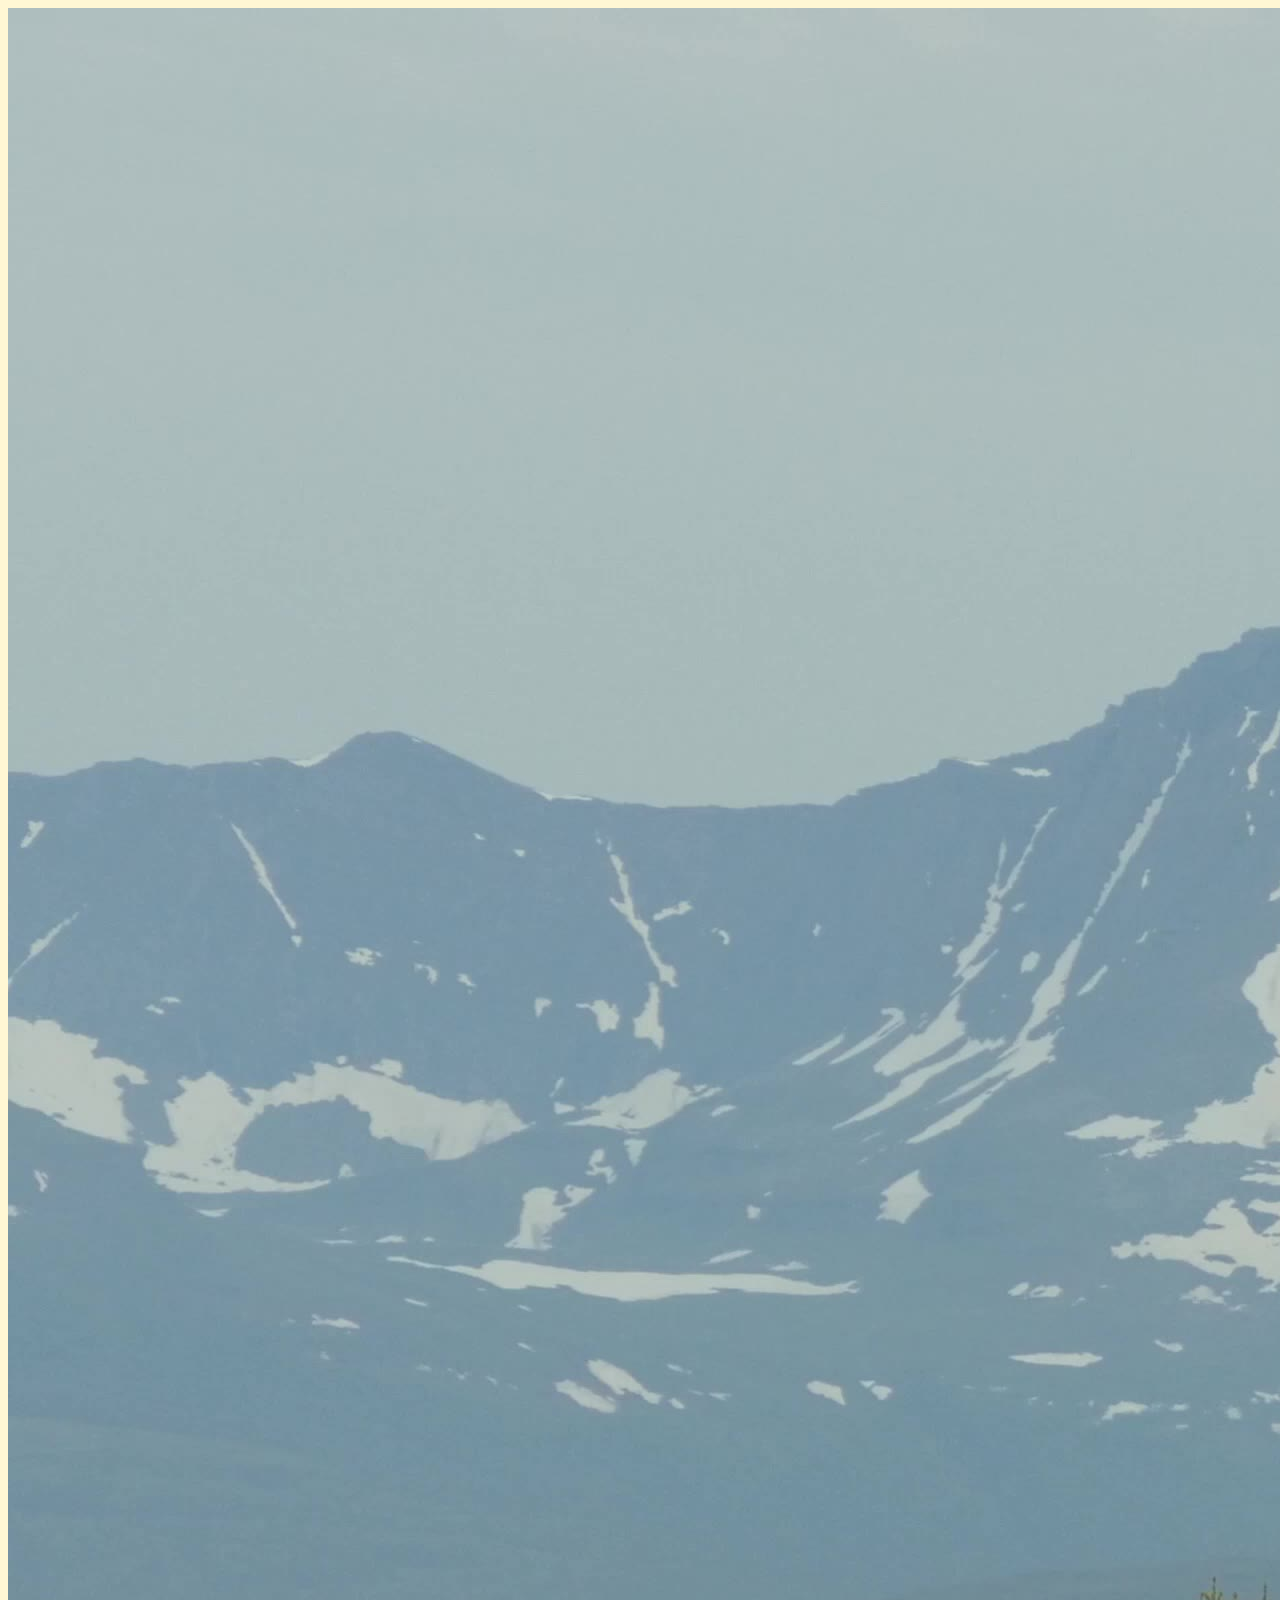
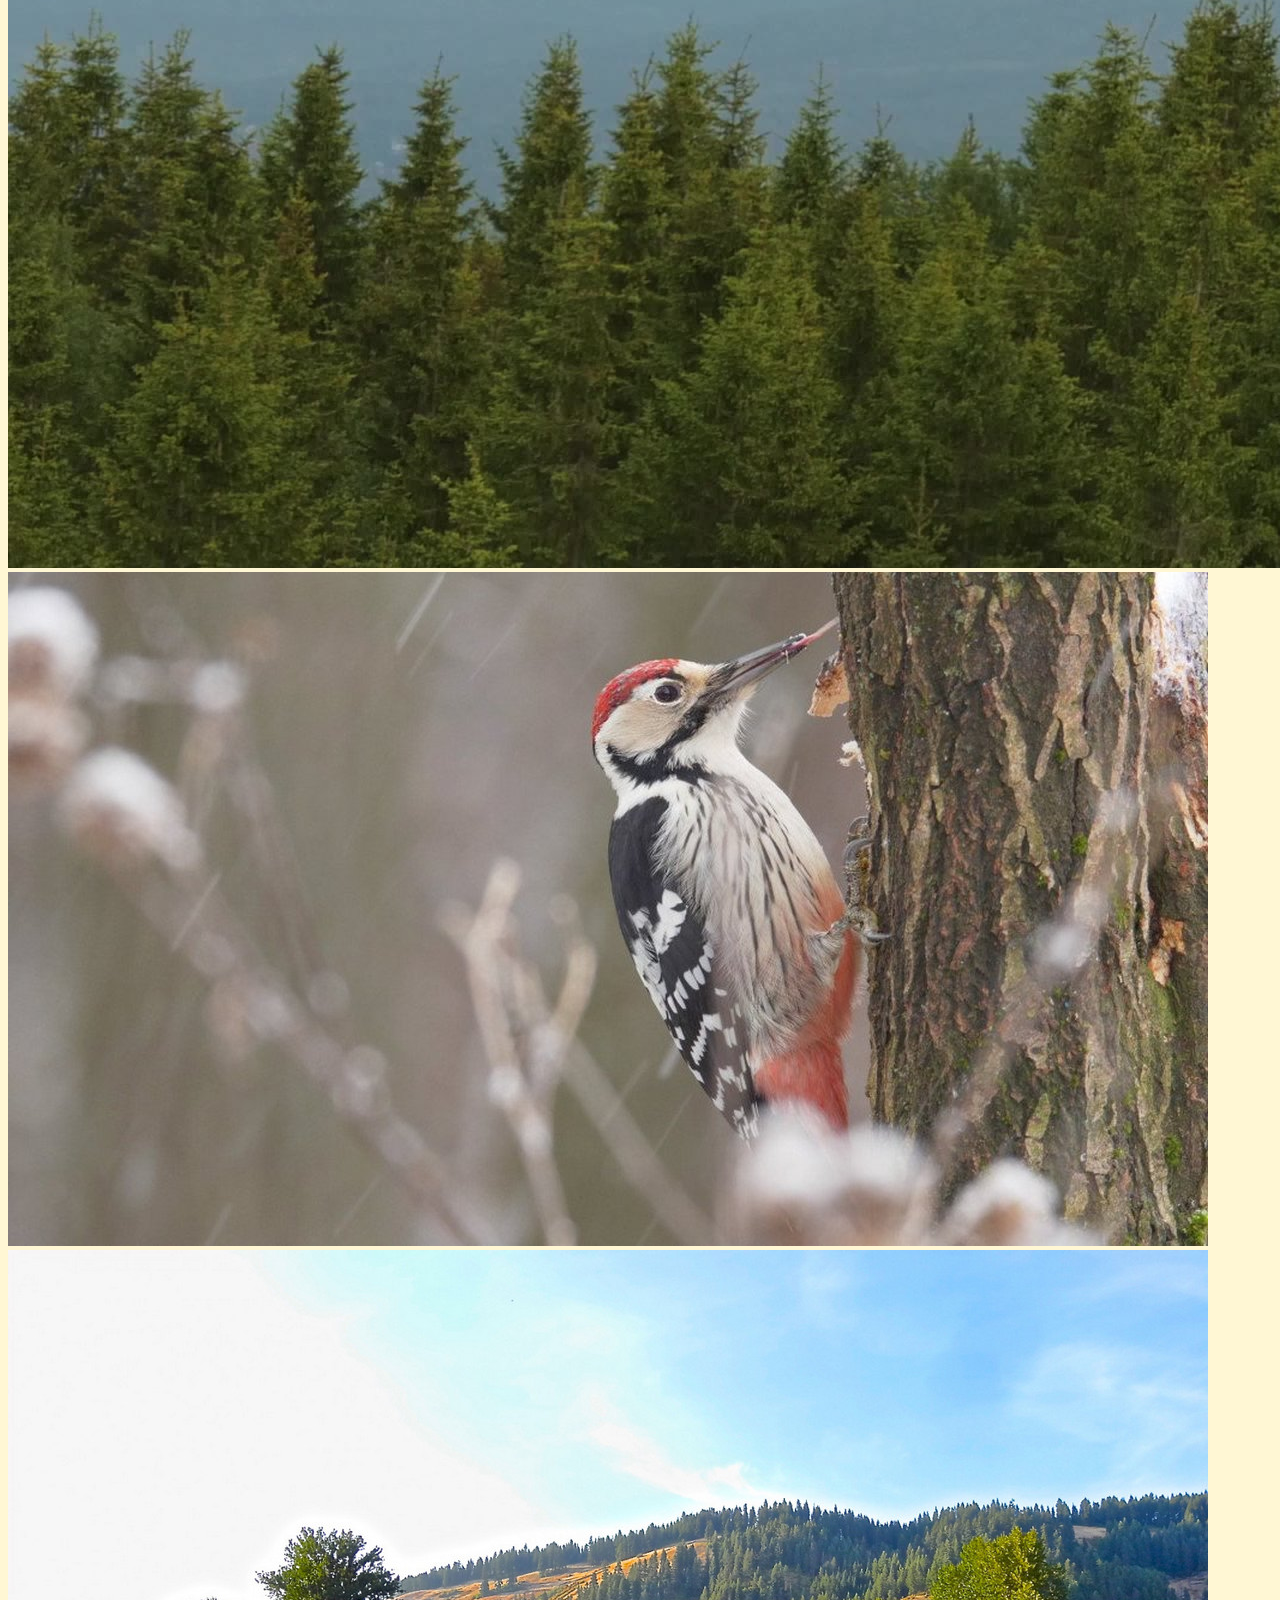
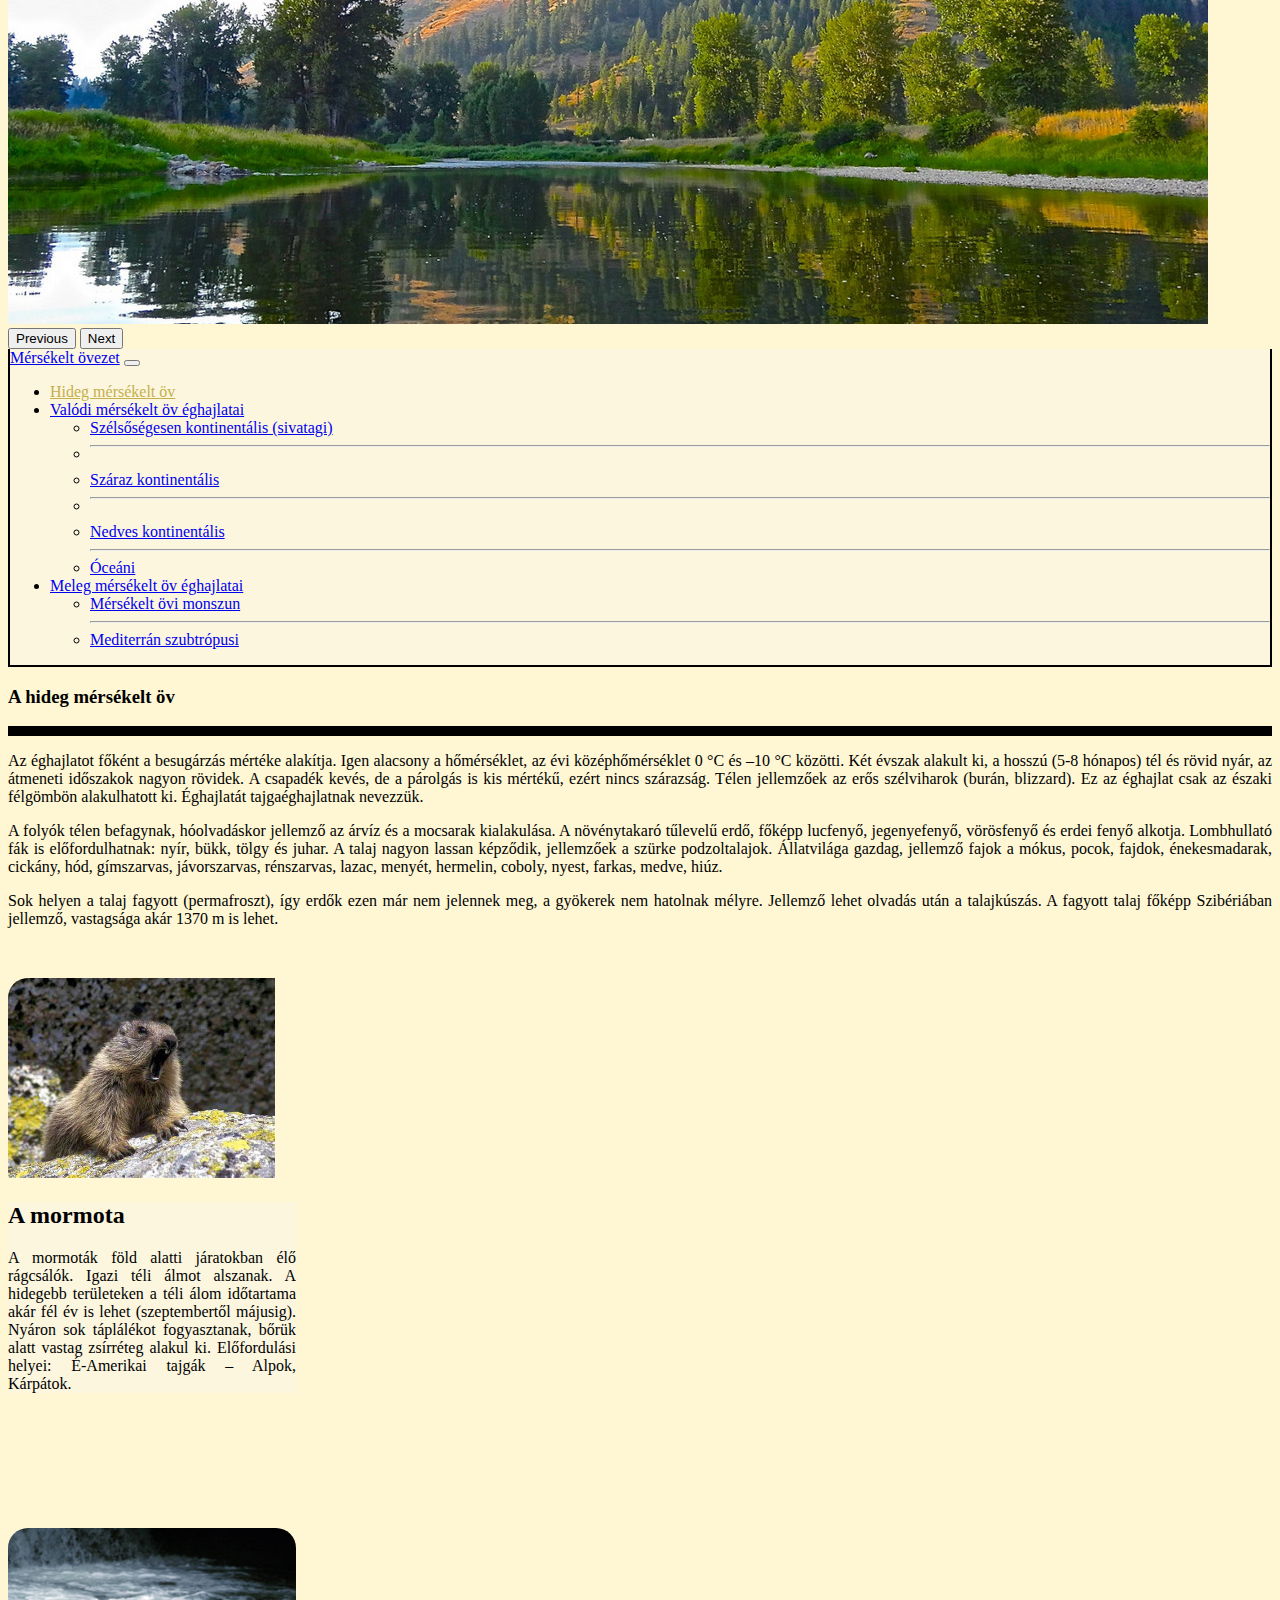
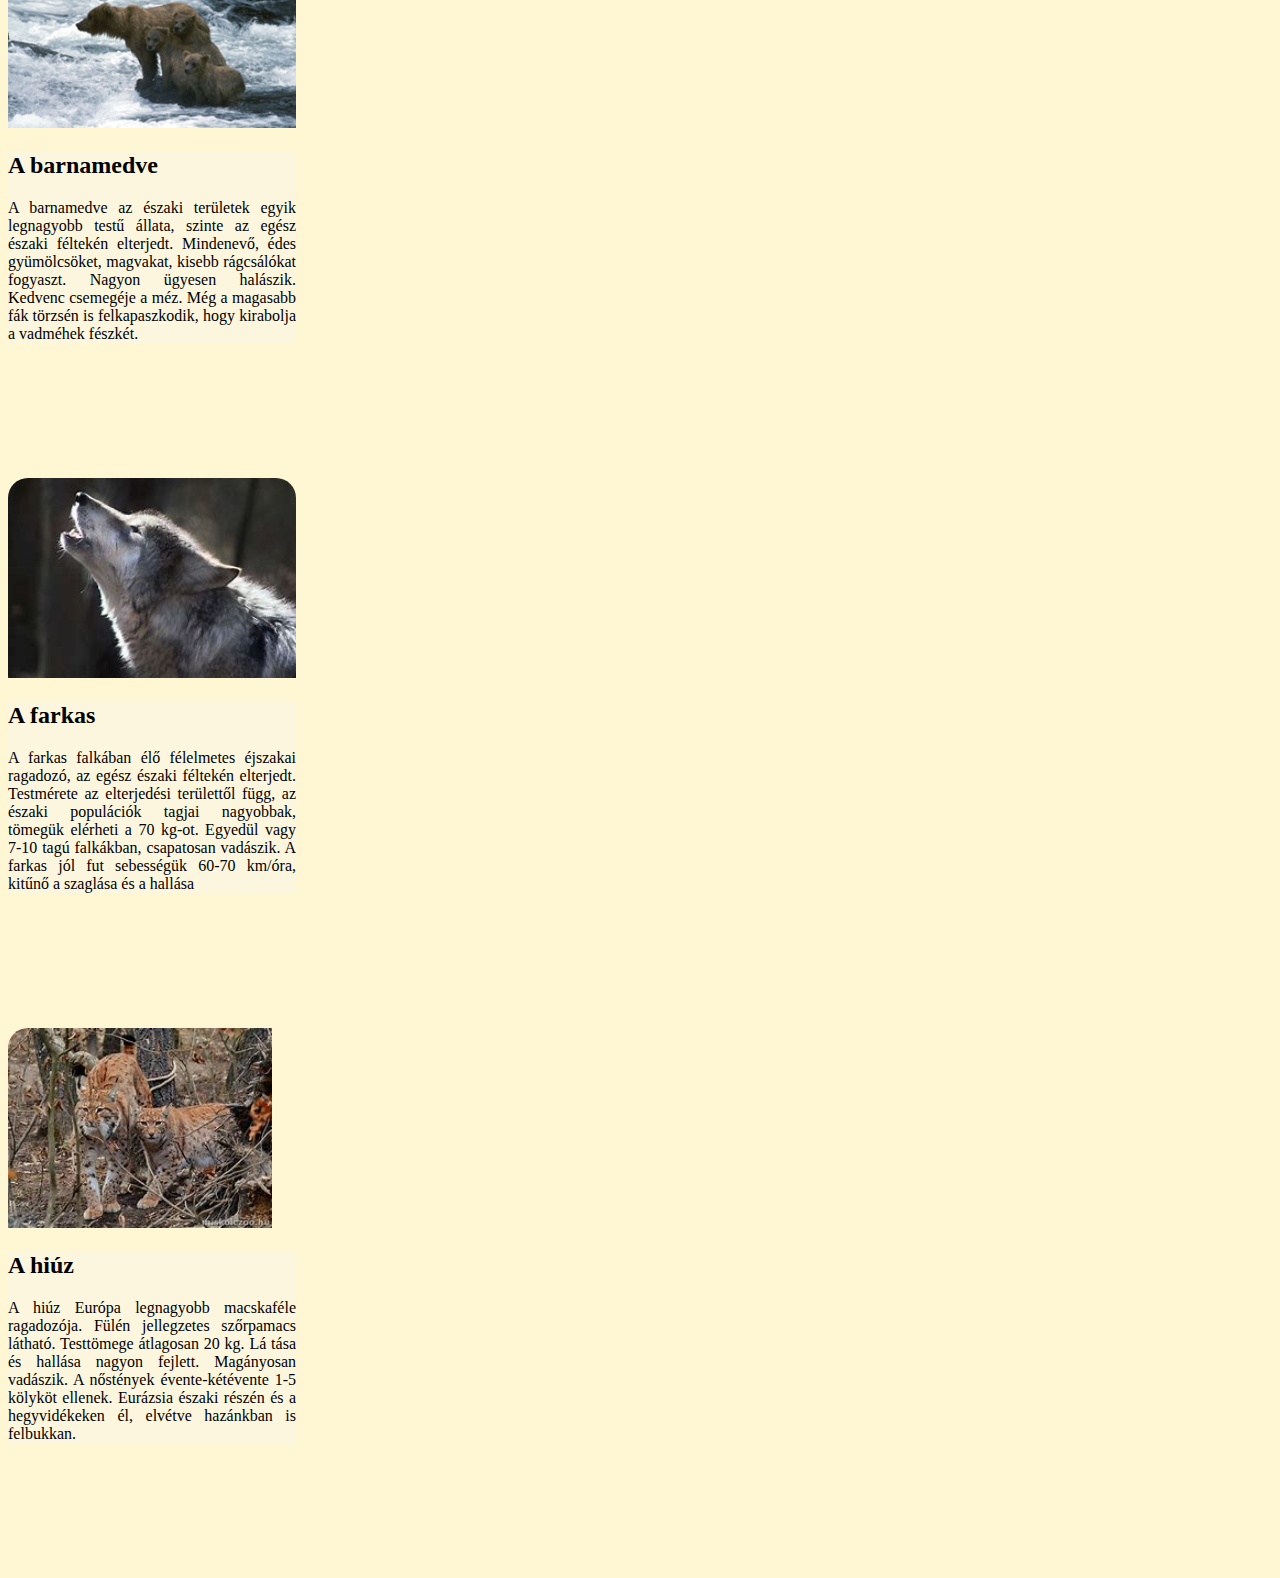
<file: hidegmersekelt.html>
<!doctype html>
<html lang="en">

<head>
  <meta charset="utf-8">
  <meta name="viewport" content="width=device-width, initial-scale=1">
  <title>Mérsékelt övezet</title>
  <link rel="stylesheet" href="forróövezet.css">
  <link href="https://cdn.jsdelivr.net/npm/bootstrap@5.3.0-alpha3/dist/css/bootstrap.min.css" rel="stylesheet"
    integrity="sha384-KK94CHFLLe+nY2dmCWGMq91rCGa5gtU4mk92HdvYe+M/SXH301p5ILy+dN9+nJOZ" crossorigin="anonymous">
  <link rel="shortcut icon"
    href="https://2.bp.blogspot.com/-T5mQexFQ2_Y/WQByf-5-vxI/AAAAAAAAAuM/io1GWSYngsQC4F3G362wYC1CrR2SEIfPwCLcB/s1600/foldgomb01.png"
    type="image/x-icon">
</head>

<body>
  <div class="container">
    <!-- carusel -->
    <div id="carouselExample" class="carousel slide">
      <div class="carousel-inner">
        <div class="carousel-item active">
          <img src="images/preview1.jpg" class="elsokepek d-block w-100 img-fluid" alt="Forró övezet első kép">
        </div>
        <div class="carousel-item">
          <img src="images/adobestock_384085314-11d492f4-642601.jpeg" class="elsokepek d-block w-100 img-fluid"
            alt="...">
        </div>
        <div class="carousel-item">
          <img src="images/trees_mountains_nature_water_forest_river_landscape_fishing-853086.jpg"
            class="elsokepek d-block w-100 img-fluid" alt="...">
        </div>
      </div>
      <button class="carousel-control-prev" type="button" data-bs-target="#carouselExample" data-bs-slide="prev">
        <span class="carousel-control-prev-icon" aria-hidden="true"></span>
        <span class="visually-hidden">Previous</span>
      </button>
      <button class="carousel-control-next" type="button" data-bs-target="#carouselExample" data-bs-slide="next">
        <span class="carousel-control-next-icon" aria-hidden="true"></span>
        <span class="visually-hidden">Next</span>
      </button>
    </div>
    <!-- nav -->
    <nav class="navbar navbar-expand-lg">
      <div class="container-fluid">
        <a class="navbar-brand" href="mersekelt.html">Mérsékelt övezet</a>
        <button class="navbar-toggler" type="button" data-bs-toggle="collapse" data-bs-target="#navbarSupportedContent"
          aria-controls="navbarSupportedContent" aria-expanded="false" aria-label="Toggle navigation">
          <span class="navbar-toggler-icon"></span>
        </button>
        <div class="collapse navbar-collapse" id="navbarSupportedContent">
          <ul class="navbar-nav me-auto mb-2 mb-lg-0">
            <li class="nav-item">
              <a class="nav-link active" href="hidegmersekelt.html#hidegmersekelt">Hideg mérsékelt öv</a>
            </li>
            <li class="nav-item dropdown">
              <a class="nav-link dropdown-toggle" href="valodimersekelt.html" role="button" data-bs-toggle="dropdown"
                aria-expanded="false">
                Valódi mérsékelt öv éghajlatai
              </a>
              <ul class="dropdown-menu">
                <li><a class="dropdown-item" href="valodimersekelt.html#szelsoseges">Szélsőségesen kontinentális
                    (sivatagi)</a></li>
                <li>
                  <hr class="dropdown-divider">
                </li>
                <li><a class="dropdown-item" href="valodimersekelt.html#szaraz">Száraz kontinentális</a></li>
                <li>
                  <hr class="dropdown-divider">
                </li>
                <li><a class="dropdown-item" href="valodimersekelt.html#nedves">Nedves kontinentális</a></li>
                <hr class="dropdown-divider">
                <li><a class="dropdown-item" href="valodimersekelt.html#oceani">Óceáni</a></li>
              </ul>
            </li>
            <li class="nav-item dropdown">
              <a class="nav-link dropdown-toggle" href="#" role="button" data-bs-toggle="dropdown"
                aria-expanded="false">
                Meleg mérsékelt öv éghajlatai
              </a>
              <ul class="dropdown-menu">
                <li><a class="dropdown-item" href="melegmersekelt.html#mersekeltmonszun">Mérsékelt övi monszun</a></li>
                <hr class="dropdown-divider">
                <li><a class="dropdown-item" href="melegmersekelt.html#szubtropusi">Mediterrán szubtrópusi</a></li>
              </ul>
            </li>

          </ul>

        </div>
      </div>
    </nav>
    <div>
      <h3 id="hidegmersekelt">A hideg mérsékelt öv</h3>
      <hr class="vonal">
      <p>
        Az éghajlatot főként a besugárzás mértéke alakítja. Igen alacsony a hőmérséklet, az évi középhőmérséklet 0 °C és
        –10 °C közötti. Két évszak alakult ki, a hosszú (5-8 hónapos) tél és rövid nyár, az átmeneti időszakok nagyon
        rövidek. A csapadék kevés, de a párolgás is kis mértékű, ezért nincs szárazság. Télen jellemzőek az erős
        szélviharok (burán, blizzard). Ez az éghajlat csak az északi félgömbön alakulhatott ki. Éghajlatát
        tajgaéghajlatnak nevezzük.
      </p>

      <p>
        A folyók télen befagynak, hóolvadáskor jellemző az árvíz és a mocsarak kialakulása. A növénytakaró tűlevelű
        erdő,
        főképp lucfenyő, jegenyefenyő, vörösfenyő és erdei fenyő alkotja. Lombhullató fák is előfordulhatnak: nyír,
        bükk,
        tölgy és juhar. A talaj nagyon lassan képződik, jellemzőek a szürke podzoltalajok. Állatvilága gazdag, jellemző
        fajok a mókus, pocok, fajdok, énekesmadarak, cickány, hód, gímszarvas, jávorszarvas, rénszarvas, lazac, menyét,
        hermelin, coboly, nyest, farkas, medve, hiúz.
      </p>

      <p>
        Sok helyen a talaj fagyott (permafroszt), így erdők ezen már nem jelennek meg, a gyökerek nem hatolnak mélyre.
        Jellemző lehet olvadás után a talajkúszás. A fagyott talaj főképp Szibériában jellemző, vastagsága akár 1370 m
        is
        lehet.
      </p>
      <div class="row">
        <div class="col-lg-6 col-xl-3 col-xxl-3 col-md-6 col-sm-12">
          <div class="card" style="width: 18rem;">
            <img src="images/mormota.jpg" class="cardkepek card-img-top" alt="mormota">
            <div class="card-body">
              <h2>A mormota</h2>
              <p class="card-text">A mormoták föld alatti járatokban élő rágcsálók. Igazi téli álmot alszanak. A
                hidegebb területeken a téli álom időtartama akár fél év is lehet (szeptembertől májusig). Nyáron sok
                táplálékot fogyasztanak, bőrük alatt vastag zsírréteg alakul ki. Előfordulási helyei: É-Amerikai tajgák
                – Alpok, Kárpátok.</p>
            </div>
          </div>
        </div>
        <div class="col-lg-6 col-xl-3 col-xxl-3 col-md-6 col-sm-12">
          <div class="card" style="width: 18rem;">
            <img src="images/barnamaci.jpg" class="cardkepek card-img-top" alt="barnamedve">
            <div class="card-body">
              <h2>A barnamedve</h2>
              <p class="card-text">A barnamedve az északi területek egyik legnagyobb testű állata, szinte az egész
                északi féltekén elterjedt. Mindenevő, édes gyümölcsöket, magvakat, kisebb rágcsálókat fogyaszt. Nagyon
                ügyesen halászik. Kedvenc csemegéje a méz. Még a magasabb fák törzsén is felkapaszkodik, hogy kirabolja
                a vadméhek fészkét.</p>
            </div>
          </div>
        </div>
        <div class="col-lg-6 col-xl-3 col-xxl-3 col-md-6 col-sm-12">
          <div class="card" style="width: 18rem;">
            <img src="images/farkas.jpg" class="cardkepek card-img-top" alt="farkas">
            <div class="card-body">
              <h2>A farkas</h2>
              <p class="card-text">A farkas falkában élő félelmetes éjszakai ragadozó, az egész északi féltekén
                elterjedt. Testmérete az elterjedési területtől függ, az északi populációk tagjai nagyobbak, tömegük
                elérheti a 70 kg-ot. Egyedül vagy 7-10 tagú falkákban, csapatosan vadászik. A farkas jól fut sebességük
                60-70 km/óra, kitűnő a szaglása és a hallása</p>
            </div>
          </div>
        </div>
        <div class="col-lg-6 col-xl-3 col-xxl-3 col-md-6 col-sm-12">
          <div class="card" style="width: 18rem;">
            <img src="images/hiuz.jpg" class="cardkepek card-img-top" alt="hiuz">
            <div class="card-body">
              <h2>A hiúz</h2>
              <p class="card-text">A hiúz Európa legnagyobb macskaféle ragadozója. Fülén jellegzetes szőrpamacs látható.
                Testtömege átlagosan 20 kg. Lá tása és hallása nagyon fejlett. Magányosan vadászik. A nőstények
                évente-kétévente 1-5 kölyköt ellenek. Eurázsia északi részén és a hegyvidékeken él, elvétve hazánkban is
                felbukkan.</p>
            </div>
          </div>
        </div>
      </div>
    </div>
  </div>
  <button onclick="topFunction()" id="myBtn"><svg xmlns="http://www.w3.org/2000/svg" width="16" height="16"
      fill="currentColor" class="bi bi-arrow-up" viewBox="0 0 16 16">
      <path fill-rule="evenodd"
        d="M8 15a.5.5 0 0 0 .5-.5V2.707l3.146 3.147a.5.5 0 0 0 .708-.708l-4-4a.5.5 0 0 0-.708 0l-4 4a.5.5 0 1 0 .708.708L7.5 2.707V14.5a.5.5 0 0 0 .5.5z" />
    </svg></button>
  <!-- container -->

  <script src="forróöv.js"></script>
  <script src="https://cdn.jsdelivr.net/npm/bootstrap@5.3.0-alpha3/dist/js/bootstrap.bundle.min.js"
    integrity="sha384-ENjdO4Dr2bkBIFxQpeoTz1HIcje39Wm4jDKdf19U8gI4ddQ3GYNS7NTKfAdVQSZe"
    crossorigin="anonymous"></script>
</body>

</html>
</file>
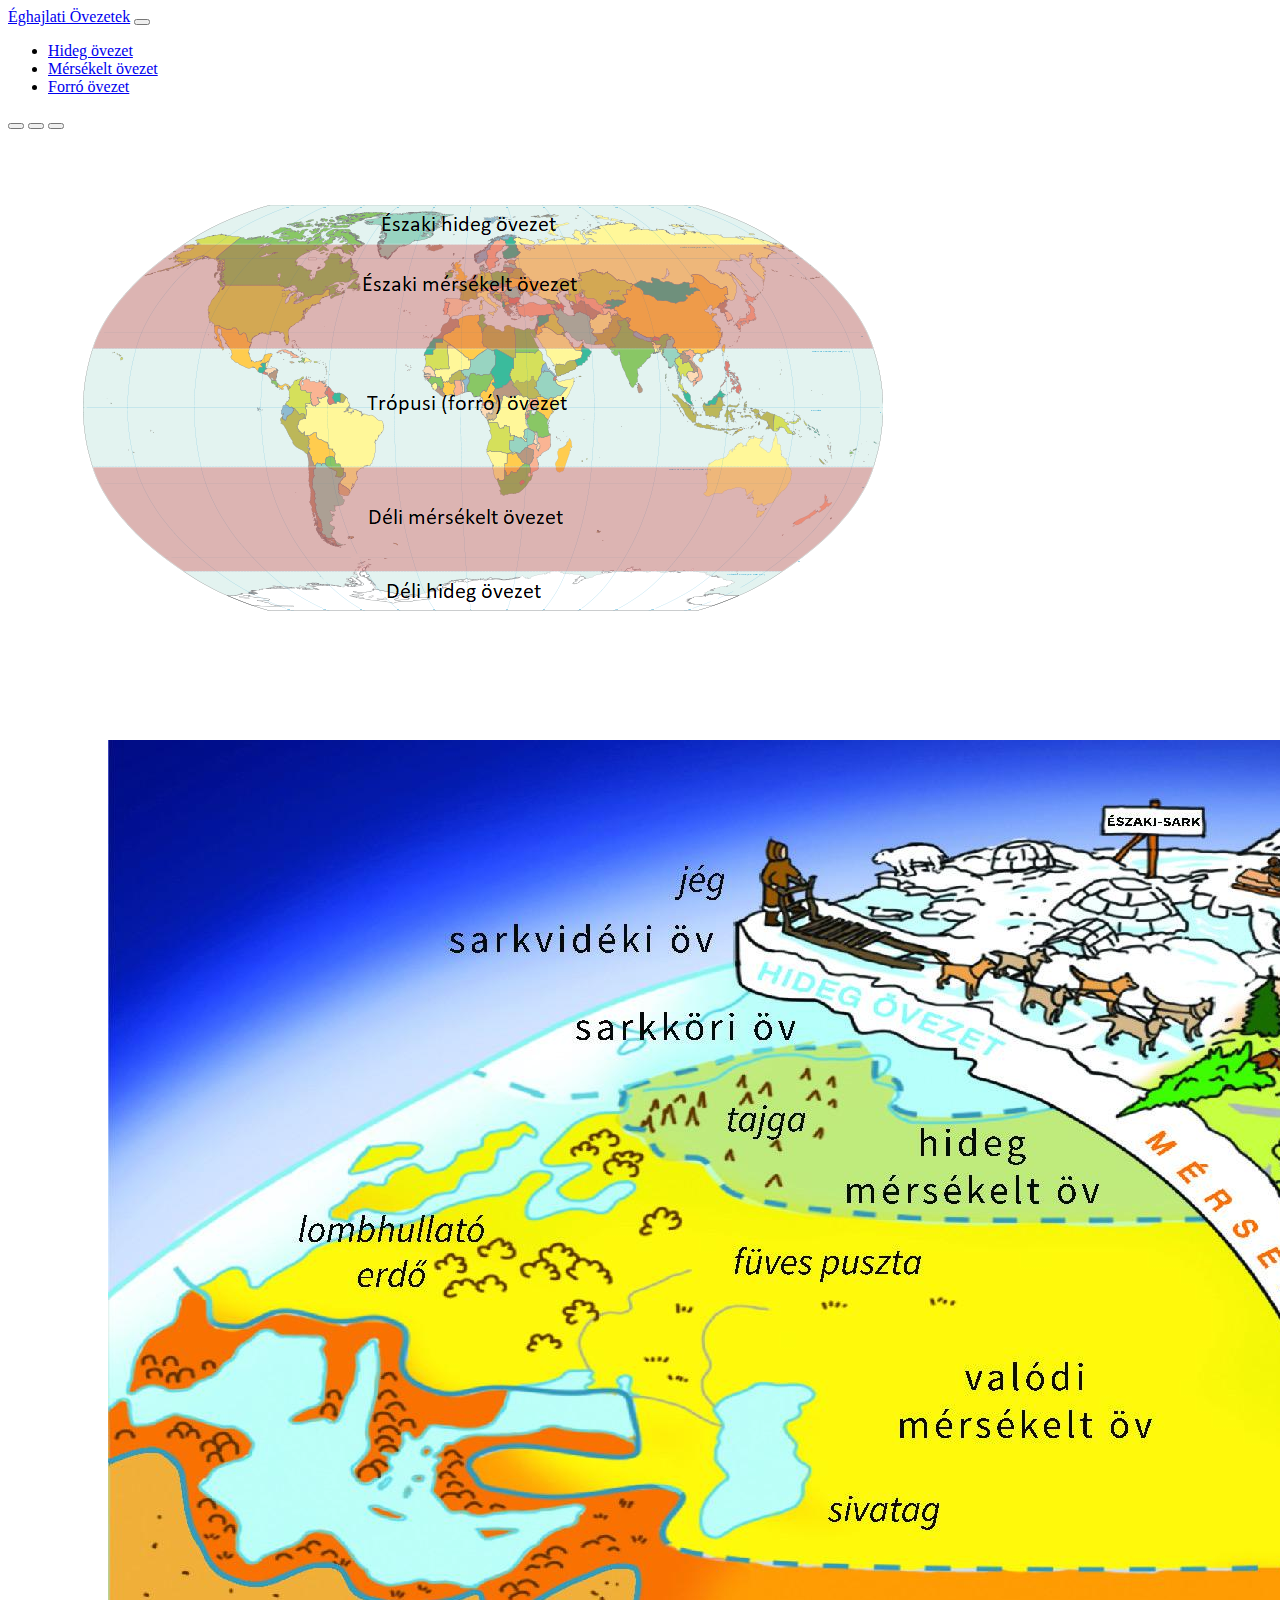
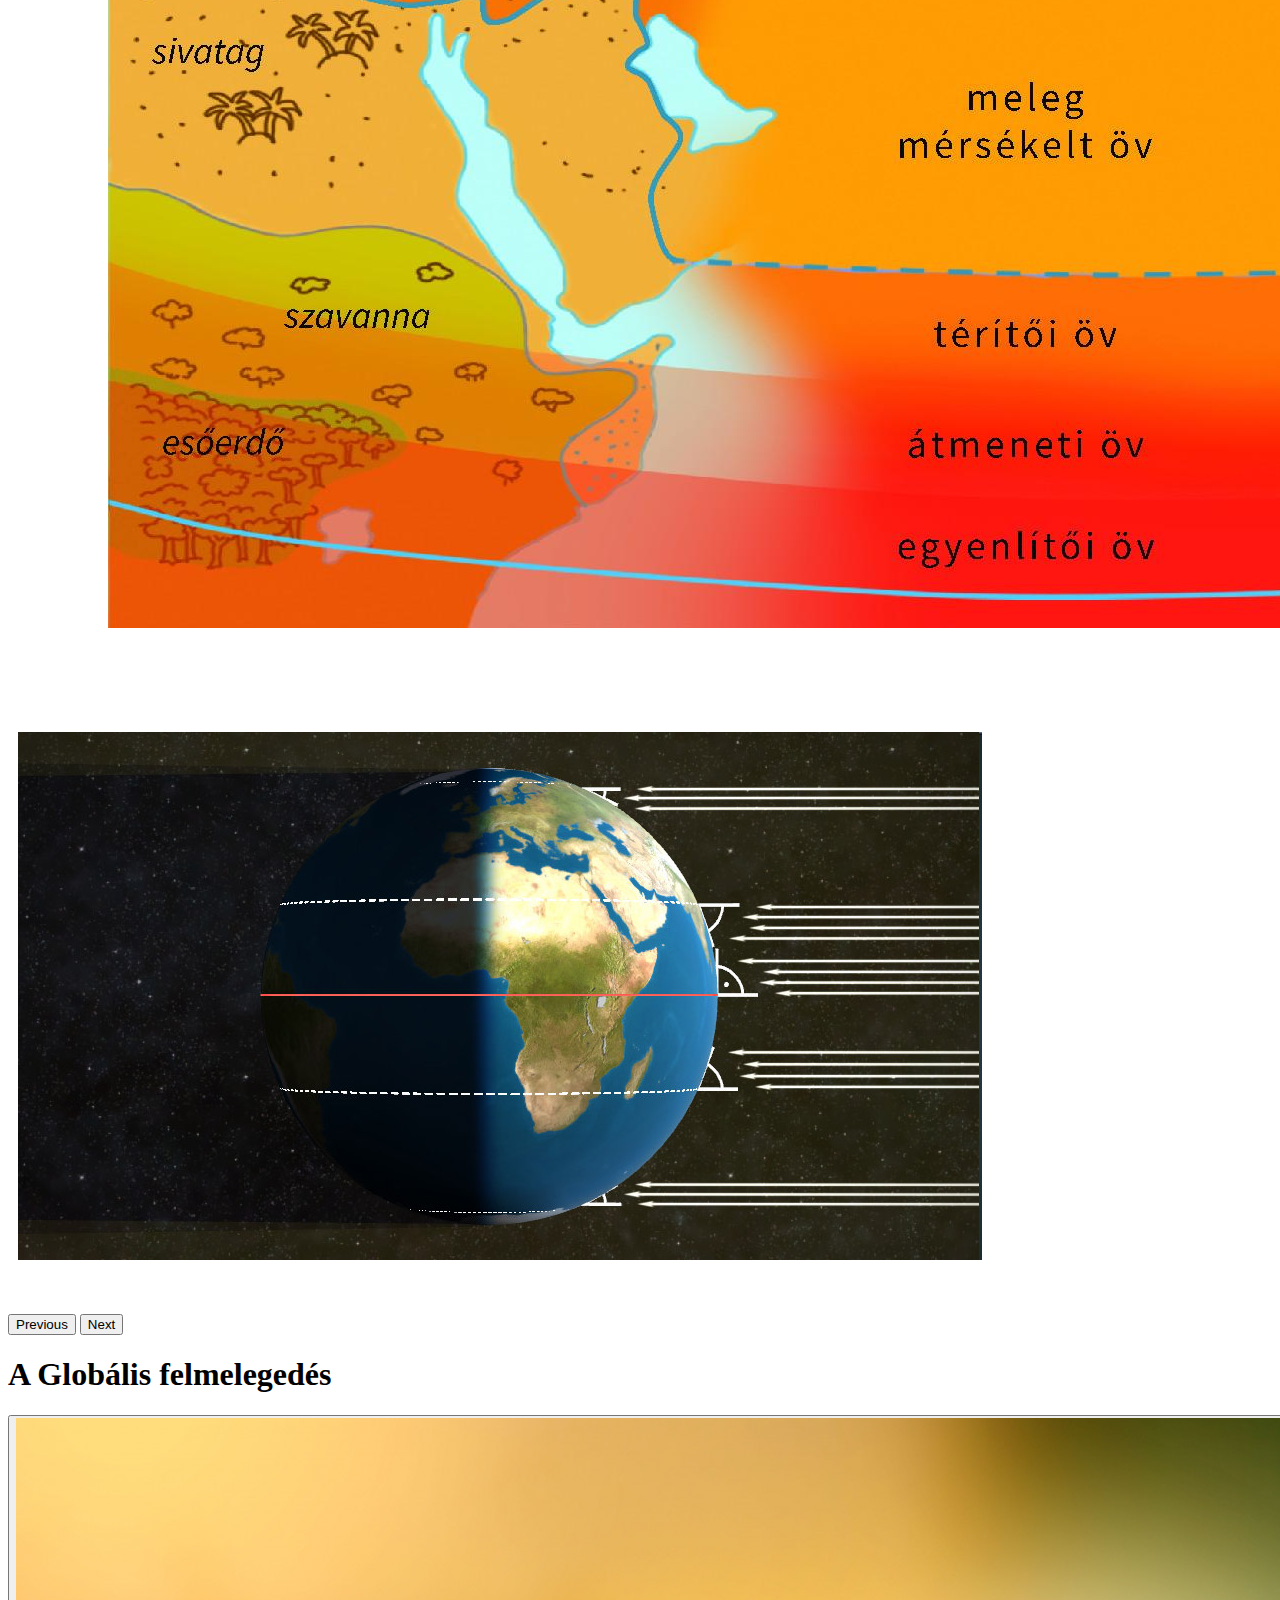
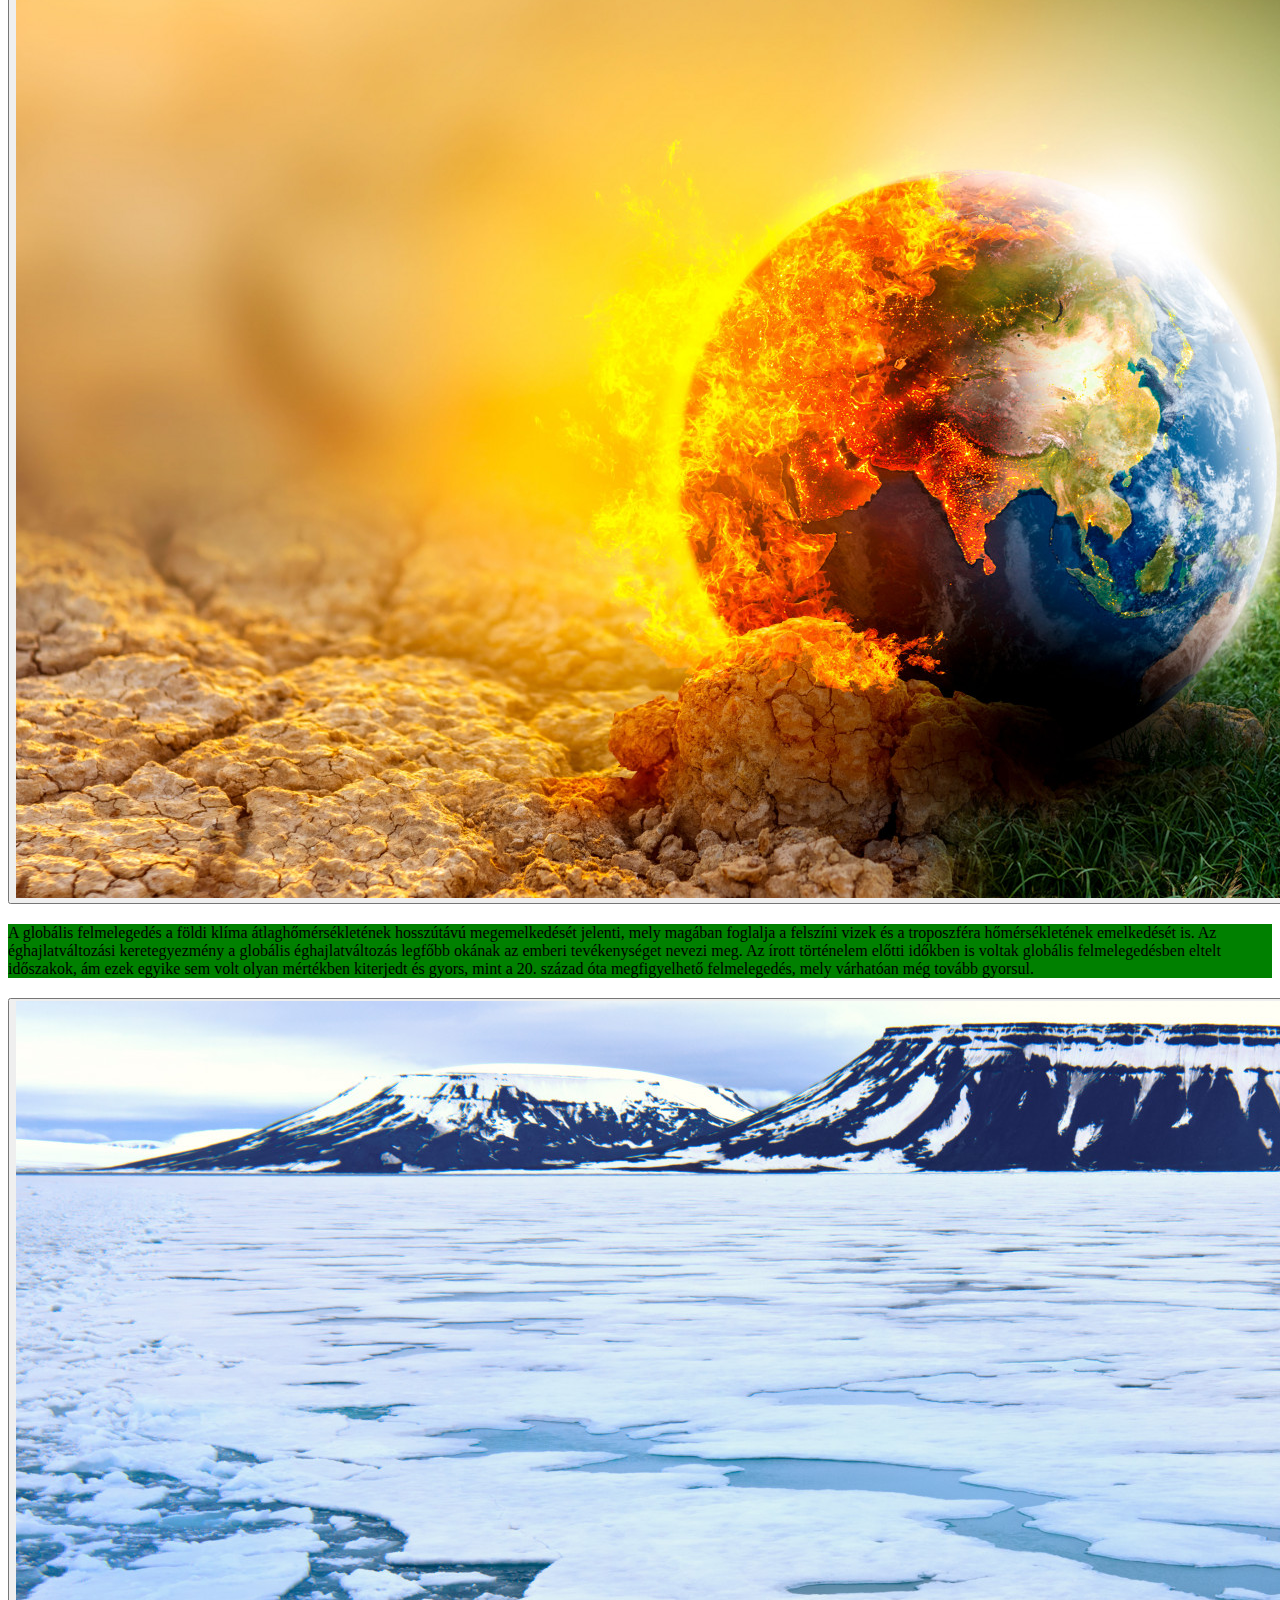
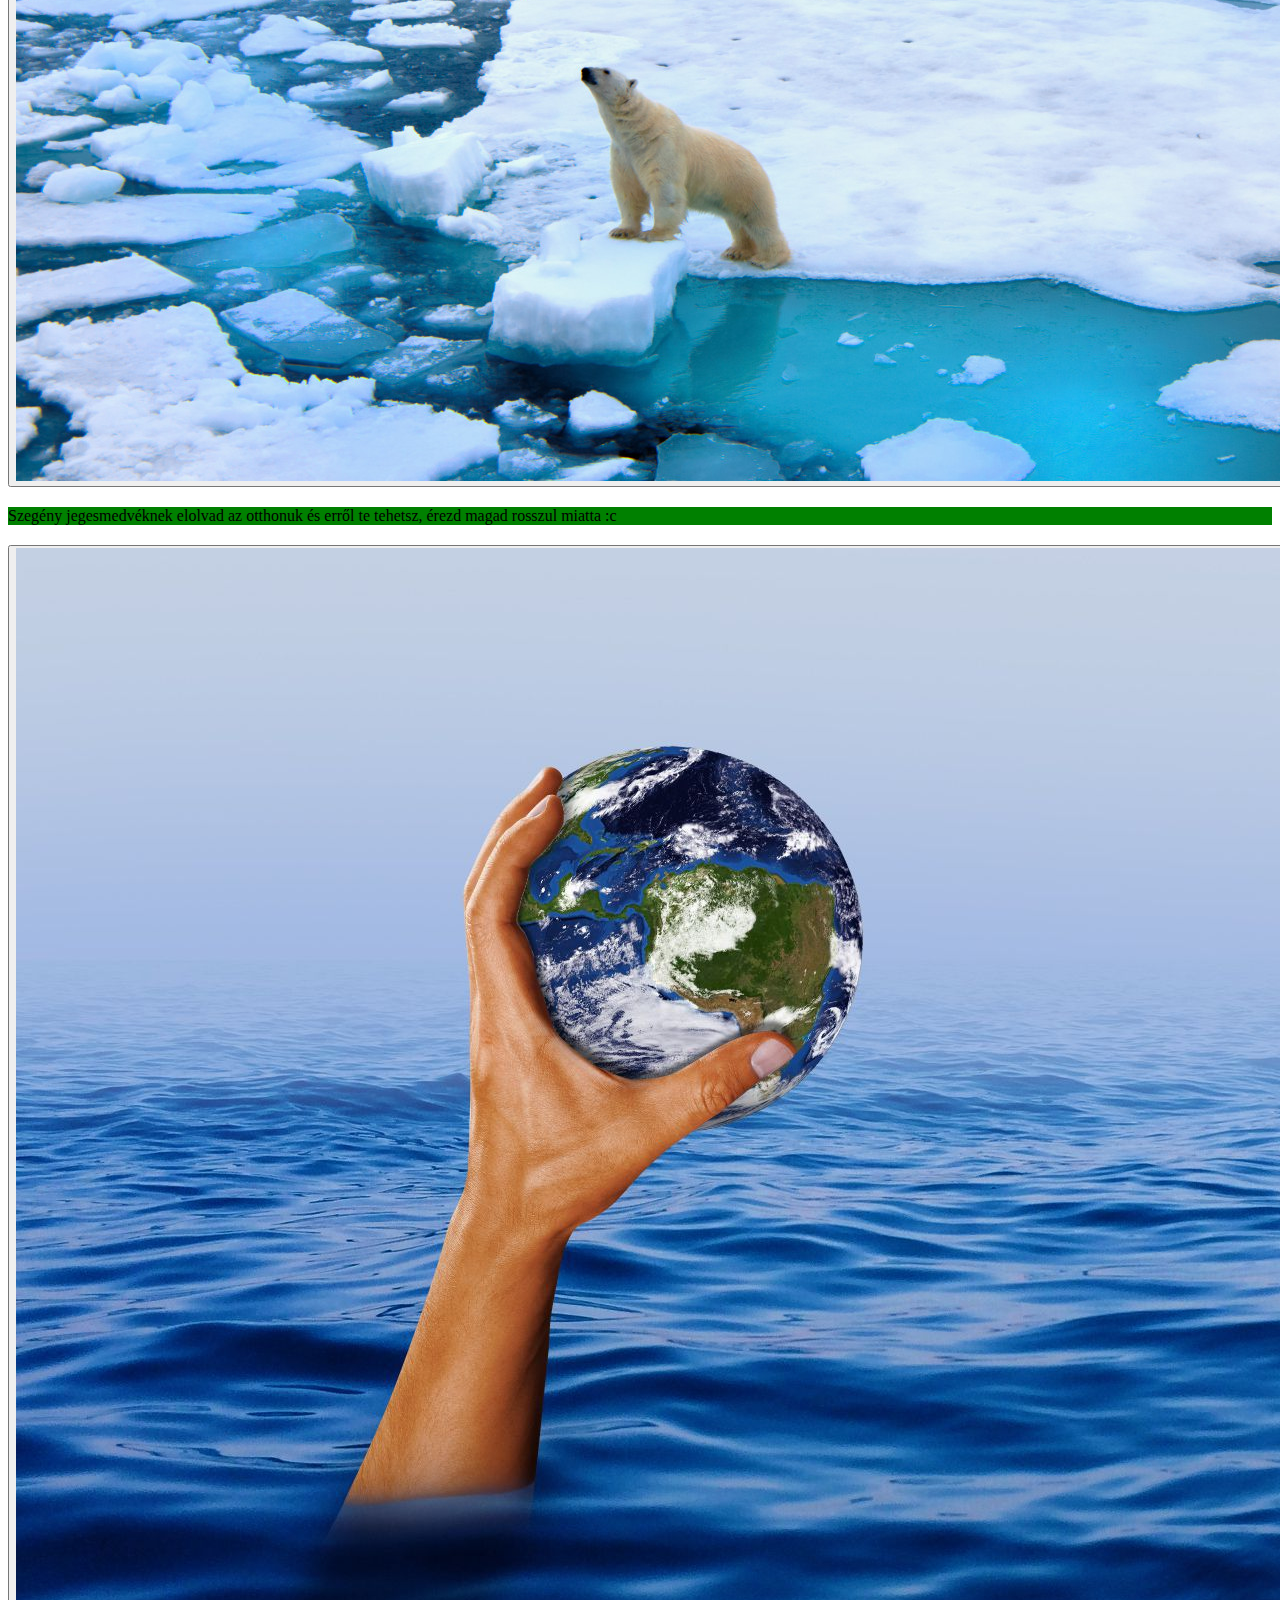
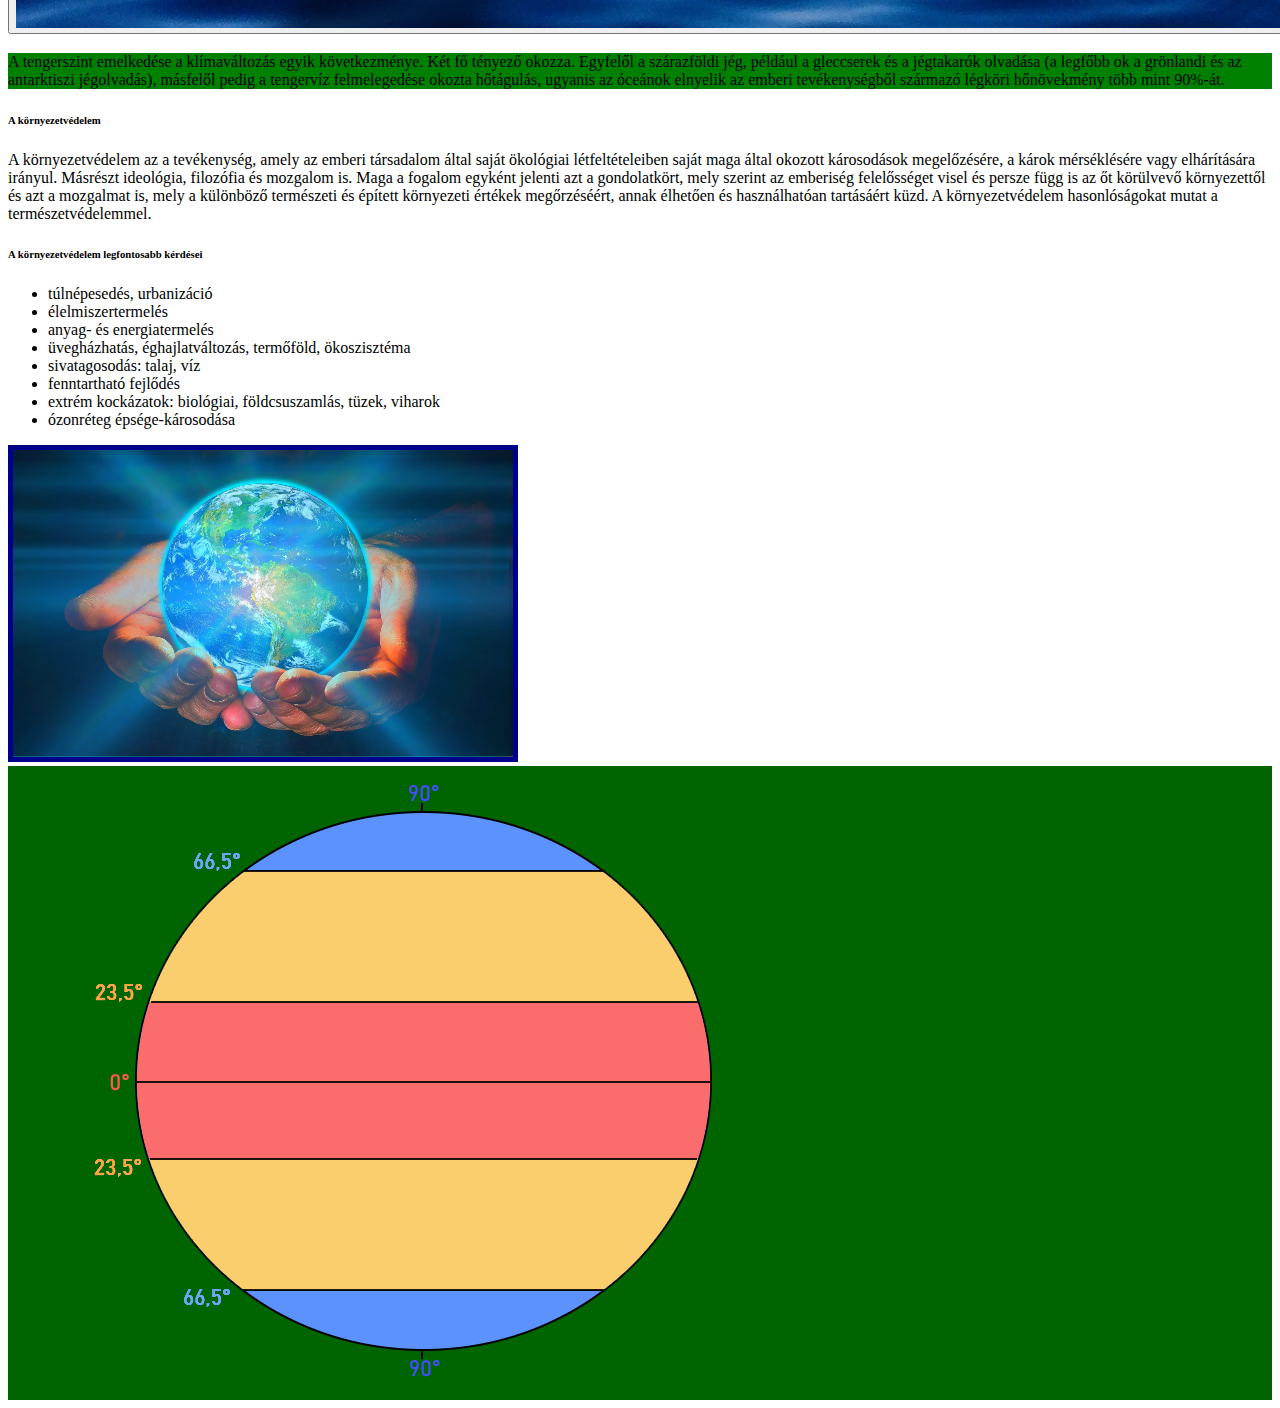
<file: index1.html>
<!doctype html>
<html lang="en">
  <head>
    <meta charset="utf-8">
    <meta name="viewport" content="width=device-width, initial-scale=1">
    <title>Éghajlati Övezetek</title>
    <link rel="stylesheet" href="főoldaléshidegövezet.css">
    <link href="https://cdn.jsdelivr.net/npm/bootstrap@5.3.0-alpha3/dist/css/bootstrap.min.css" rel="stylesheet" integrity="sha384-KK94CHFLLe+nY2dmCWGMq91rCGa5gtU4mk92HdvYe+M/SXH301p5ILy+dN9+nJOZ" crossorigin="anonymous">
    <link rel="shortcut icon" href="https://2.bp.blogspot.com/-T5mQexFQ2_Y/WQByf-5-vxI/AAAAAAAAAuM/io1GWSYngsQC4F3G362wYC1CrR2SEIfPwCLcB/s1600/foldgomb01.png" type="image/x-icon">
  </head>
  <body >
    <nav class="navbar navbar-expand-lg  ">
      <div class="container-fluid">
        <a class="navbar-brand text-light " href="#">Éghajlati Övezetek</a>
        <button class="navbar-toggler" type="button" data-bs-toggle="collapse" data-bs-target="#navbarNav" aria-controls="navbarNav" aria-expanded="false" aria-label="Toggle navigation">
          <span class="navbar-toggler-icon"></span>
        </button>
        <div class="collapse navbar-collapse" id="navbarNav">
          <ul class="navbar-nav">
            <li class="nav-item">
              <a class="nav-link text-light bg-info rounded ms-3 me-3 text-center mb-1" aria-current="page" href="hidegövezet.html">Hideg övezet</a>
            </li>
            <li class="nav-item">
              <a class="nav-link text-light bg-warning rounded ms-3 me-3 text-center mb-1" href="mersekelt.html">Mérsékelt övezet</a>
            </li>
            <li class="nav-item">
              <a class="nav-link text-light bg-danger rounded ms-3 me-3  text-center mb-1" href="forróövezet.html">Forró övezet</a>
            </li>
           
          </ul>

        </div>
      </div>
    </nav>
    <div id="carouselExampleIndicators" class="carousel slide">
  <div class="carousel-indicators">
    <button type="button" data-bs-target="#carouselExampleIndicators" data-bs-slide-to="0" class="active" aria-current="true" aria-label="Slide 1"></button>
    <button type="button" data-bs-target="#carouselExampleIndicators" data-bs-slide-to="1" aria-label="Slide 2"></button>
    <button type="button" data-bs-target="#carouselExampleIndicators" data-bs-slide-to="2" aria-label="Slide 3"></button>
  </div>
  <div class="carousel-inner">
    <div class="carousel-item active">
      <img src="images/nagyövezet.png" class="nagykep d-block w-100" alt="...">
    </div>
    <div class="carousel-item">
      <img src="images/carousel3.png" class="nagykep1 d-block w-100" alt="...">
    </div>
    <div class="carousel-item">
      <img src="images/ov.png" class=" nagykep2 d-block w-100" alt="...">
    </div>
  </div>
  <button class="carousel-control-prev" type="button" data-bs-target="#carouselExampleIndicators" data-bs-slide="prev">
    <span class="carousel-control-prev-icon" aria-hidden="true"></span>
    <span class="visually-hidden">Previous</span>
  </button>
  <button class="carousel-control-next" type="button" data-bs-target="#carouselExampleIndicators" data-bs-slide="next">
    <span class="carousel-control-next-icon" aria-hidden="true"></span>
    <span class="visually-hidden">Next</span>
  </button>
</div>     
<div>
  <h1 class="p-3">A Globális felmelegedés</h1>  
  <div class="row ps-2 pe-2">
    <div class="col-4 ">
      <div class="accordion accordion-flush " id="accordionFlushExample">
        <div class="accordion-item">

          <h2 class="accordion-header">
            <button class="accordion-button collapsed bg-success" type="button" data-bs-toggle="collapse" data-bs-target="#flush-collapseOne" aria-expanded="false" aria-controls="flush-collapseOne ">
      <img class="img-fluid" src="images/globfel.png" alt="">
            </button>
          </h2>
          <div id="flush-collapseOne" class="accordion-collapse collapse zold " data-bs-parent="#accordionFlushExample">
            <div class="accordion-body text-light">A globális felmelegedés a földi klíma átlaghőmérsékletének hosszútávú megemelkedését jelenti, mely magában foglalja a felszíni vizek és a troposzféra hőmérsékletének emelkedését is. Az éghajlatváltozási keretegyezmény a globális éghajlatváltozás legfőbb okának az emberi tevékenységet nevezi meg. Az írott történelem előtti időkben is voltak globális felmelegedésben eltelt időszakok, ám ezek egyike sem volt olyan mértékben kiterjedt és gyors, mint a 20. század óta megfigyelhető felmelegedés, mely várhatóan még tovább gyorsul.</div>
          </div>
        </div>
        </div>
      </div>
       
    <div class="col-4">
      <div class="accordion accordion-flush " id="accordionFlushExample">
        <div class="accordion-item ">
          <h2 class="accordion-header">
            <button class="accordion-button collapsed bg-success" type="button" data-bs-toggle="collapse" data-bs-target="#flush-collapseOne" aria-expanded="false" aria-controls="flush-collapseOne ">
      <img class="img-fluid" src="images/globfel2.png " alt="">
            </button>
          </h2>
          <div id="flush-collapseOne" class="accordion-collapse collapse zold" data-bs-parent="#accordionFlushExample">
            <div class="accordion-body text-light">Szegény jegesmedvéknek elolvad az otthonuk és erről te tehetsz, érezd magad rosszul miatta :c</div>
          </div>
        </div>
        </div>
      </div>
      <div class="col-4">
      <div class="accordion accordion-flush " id="accordionFlushExample">
        <div class="accordion-item">
          <h2 class="accordion-header">
            <button class="accordion-button collapsed bg-success" type="button" data-bs-toggle="collapse" data-bs-target="#flush-collapseOne" aria-expanded="false" aria-controls="flush-collapseOne ">
              <img class="img-fluid" src="images/globfel3.png" alt="">
            </button>
          </h2>
          <div id="flush-collapseOne" class="accordion-collapse collapse zold" data-bs-parent="#accordionFlushExample">
            <div class="accordion-body text-light">A tengerszint emelkedése a klímaváltozás egyik következménye. Két fő tényező okozza. Egyfelől a szárazföldi jég, például a gleccserek és a jégtakarók olvadása (a legfőbb ok a grönlandi és az antarktiszi jégolvadás), másfelől pedig a tengervíz felmelegedése okozta hőtágulás, ugyanis az óceánok elnyelik az emberi tevékenységből származó légköri hőnövekmény több mint 90%-át.</div>
          </div>
        </div>
        </div>
      </div>
      </div>
      </div>

    </div>
  </div>
                      
                        <div class="row"> 
                          <div class="col-lg-4 col-sm-6 p-5">
                            <h6>A környezetvédelem</h6>
                            A környezetvédelem az a tevékenység, amely az emberi társadalom által saját ökológiai létfeltételeiben saját maga által okozott károsodások megelőzésére, a károk mérséklésére vagy elhárítására irányul. Másrészt ideológia, filozófia és mozgalom is. Maga a fogalom egyként jelenti azt a gondolatkört, mely szerint az emberiség felelősséget visel és persze függ is az őt körülvevő környezettől és azt a mozgalmat is, mely a különböző természeti és épített környezeti értékek megőrzéséért, annak élhetően és használhatóan tartásáért küzd. A környezetvédelem hasonlóságokat mutat a természetvédelemmel.
                          </div>
                         
                          
                             <div class="col-lg-4 col-sm-6  p-5">
                            <h6>A környezetvédelem legfontosabb kérdései</h6>
                            <ul>
                              <li >túlnépesedés, urbanizáció</li>
                              <li>élelmiszertermelés</li>
                              <li>anyag- és energiatermelés</li>
                              <li>üvegházhatás, éghajlatváltozás, termőföld, ökoszisztéma</li>
                              <li>sivatagosodás: talaj, víz</li>
                              <li>fenntartható fejlődés</li>
                              <li>extrém kockázatok: biológiai, földcsuszamlás, tüzek, viharok</li>
                              <li>ózonréteg épsége-károsodása</li>
                            
                            </ul>

                          </div>
                            
                      
                          <div class="col-lg-4 col-sm-12 text-center p-4">
                            <img class="img-fluid fold"  src="images/föld.png" alt="">
                          </div>
            <div class=" gomb text-center">
               <img   src="images/éghajlati övezetek.egész.png" class=" rounded  img-fluid" >
           
            
                    </div>
                    </div>
                    
                    </div>
                    
                  </div>
                </div>
          </div>
    
    <script src="https://cdn.jsdelivr.net/npm/bootstrap@5.3.0-alpha3/dist/js/bootstrap.bundle.min.js" integrity="sha384-ENjdO4Dr2bkBIFxQpeoTz1HIcje39Wm4jDKdf19U8gI4ddQ3GYNS7NTKfAdVQSZe" crossorigin="anonymous"></script>
  </body>
</html>
</file>
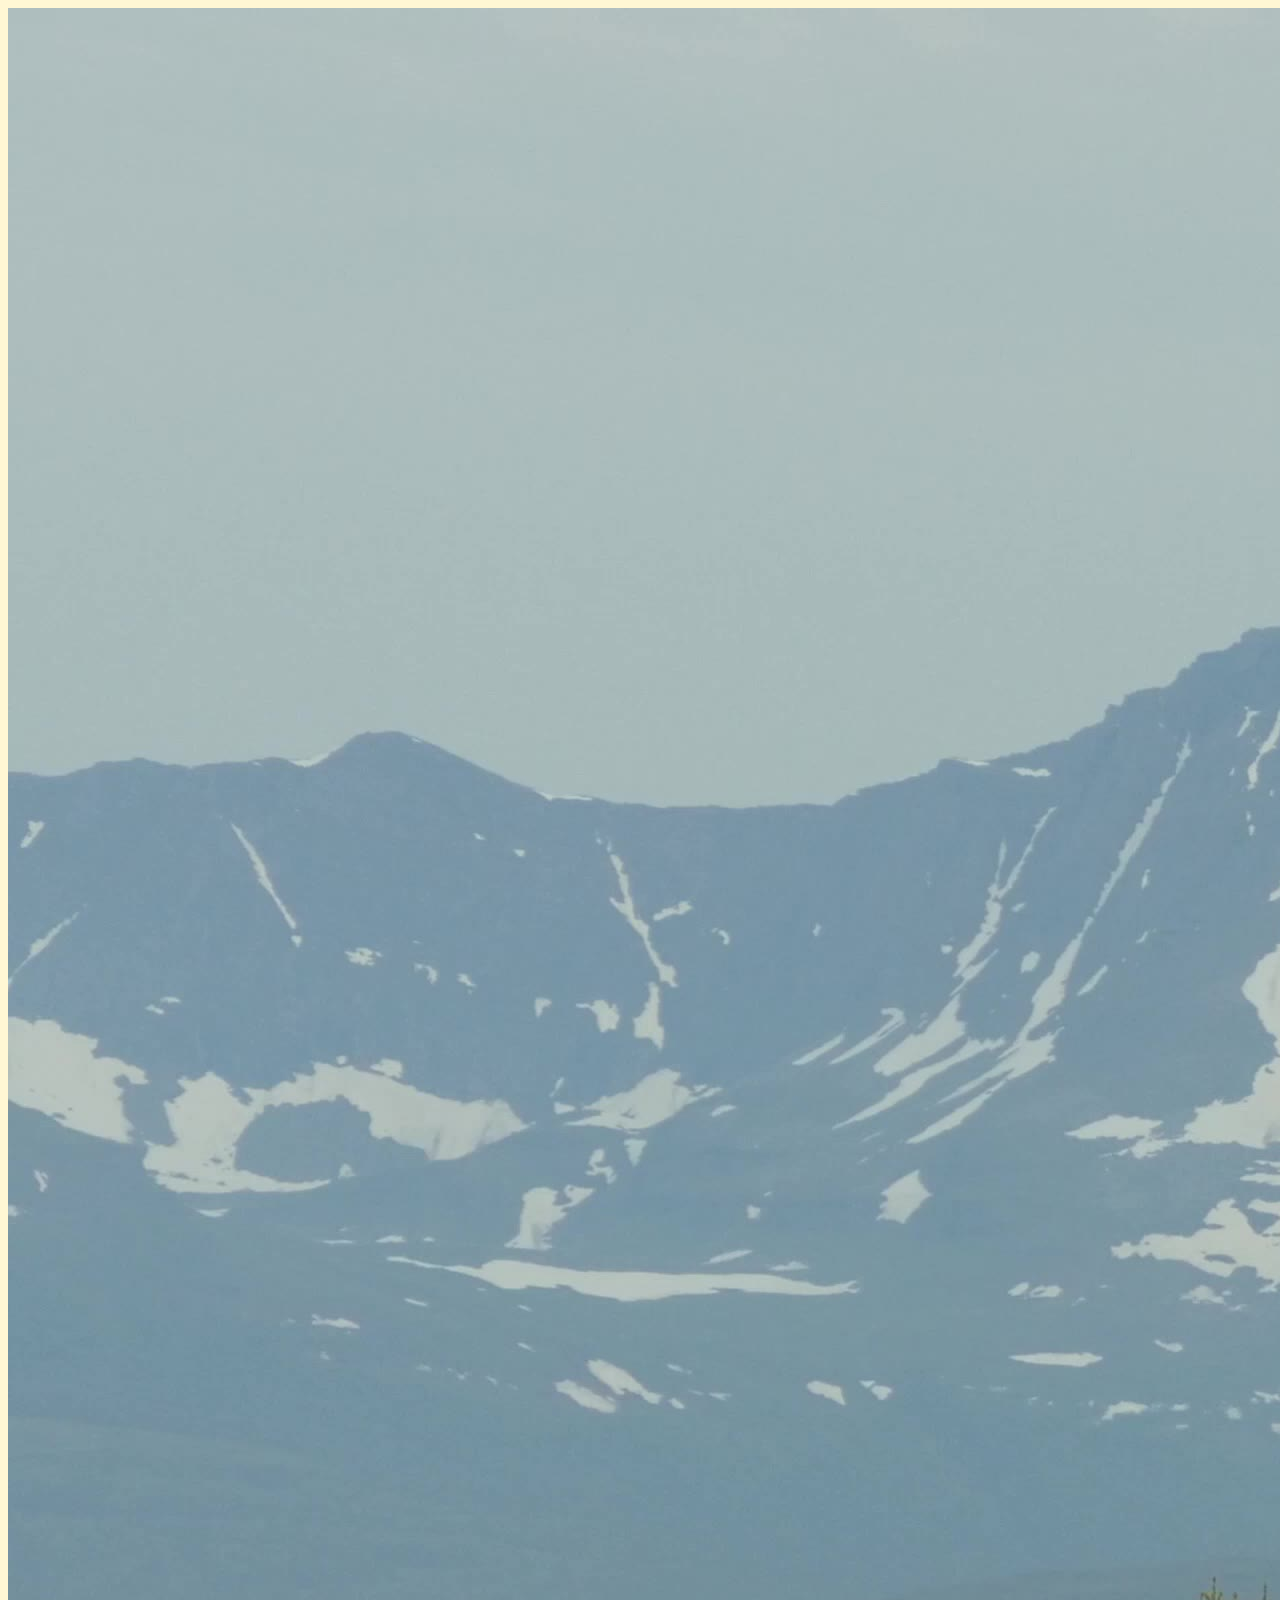
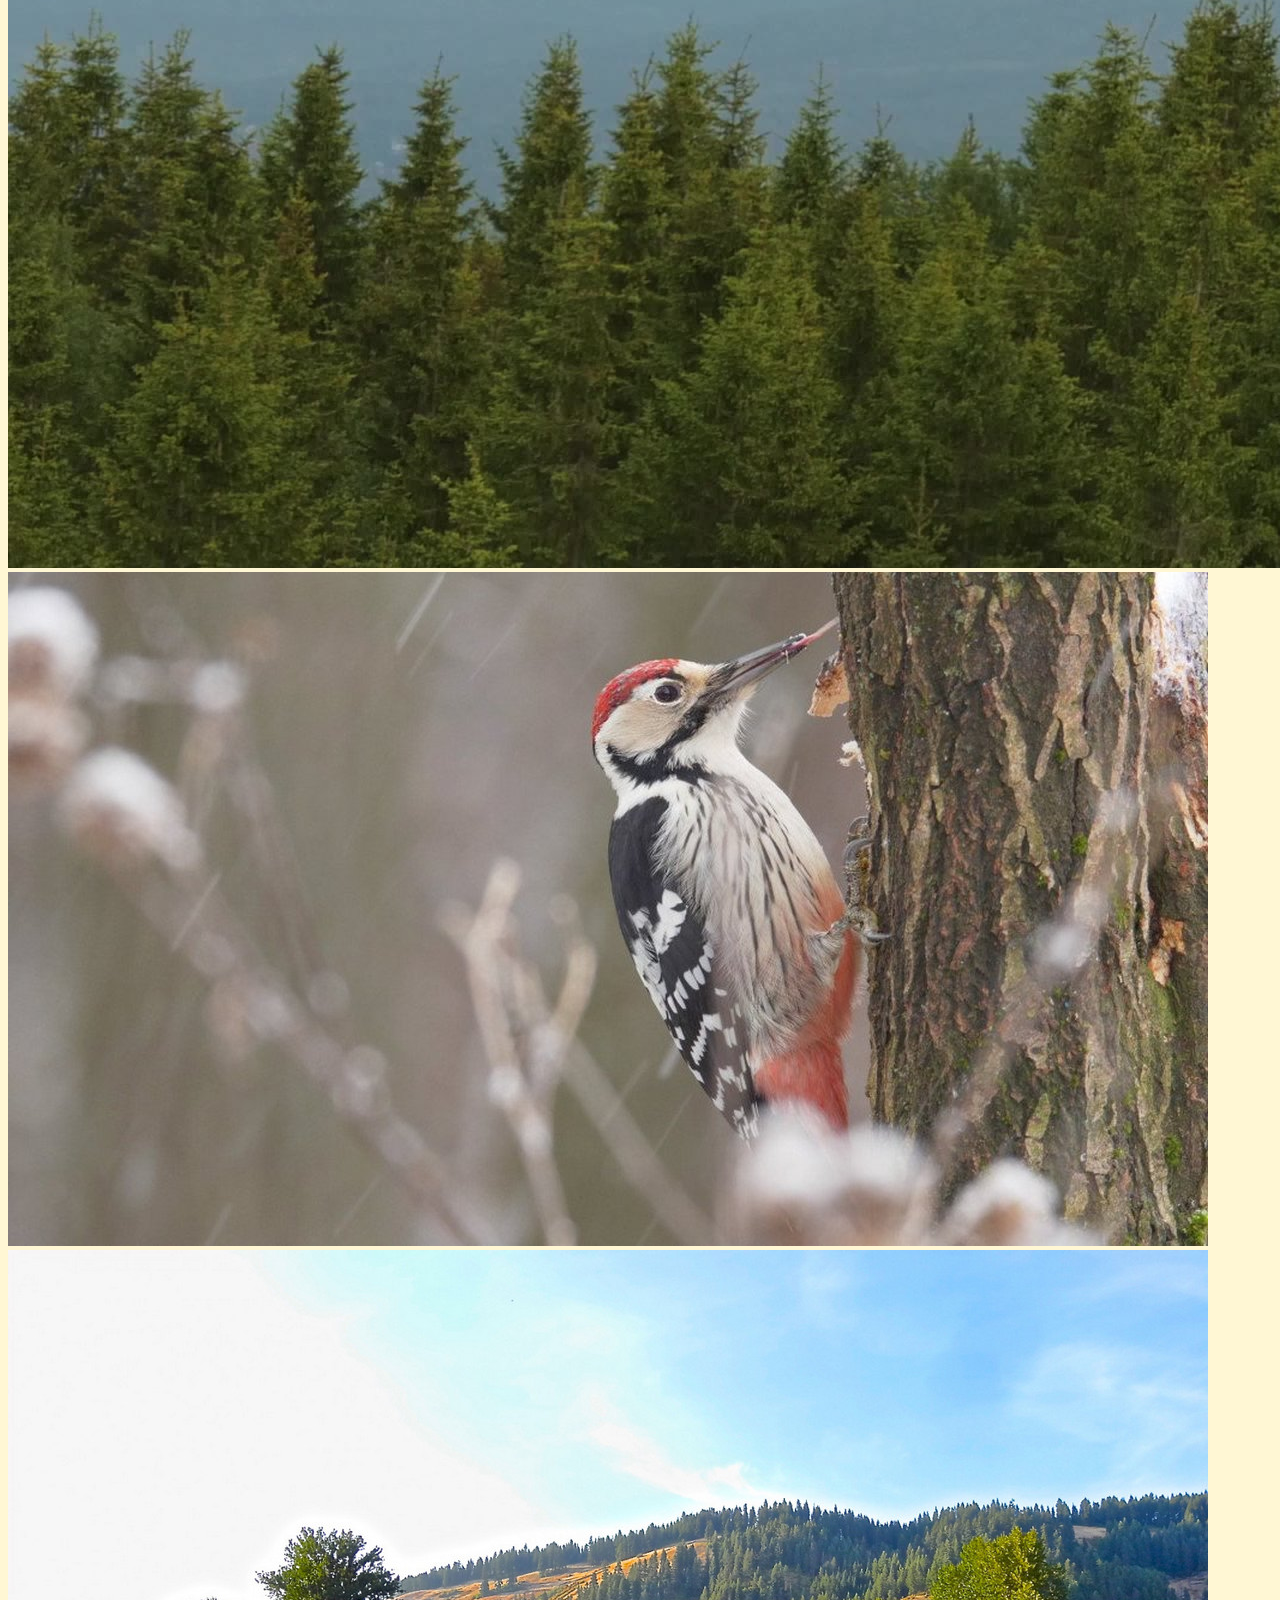
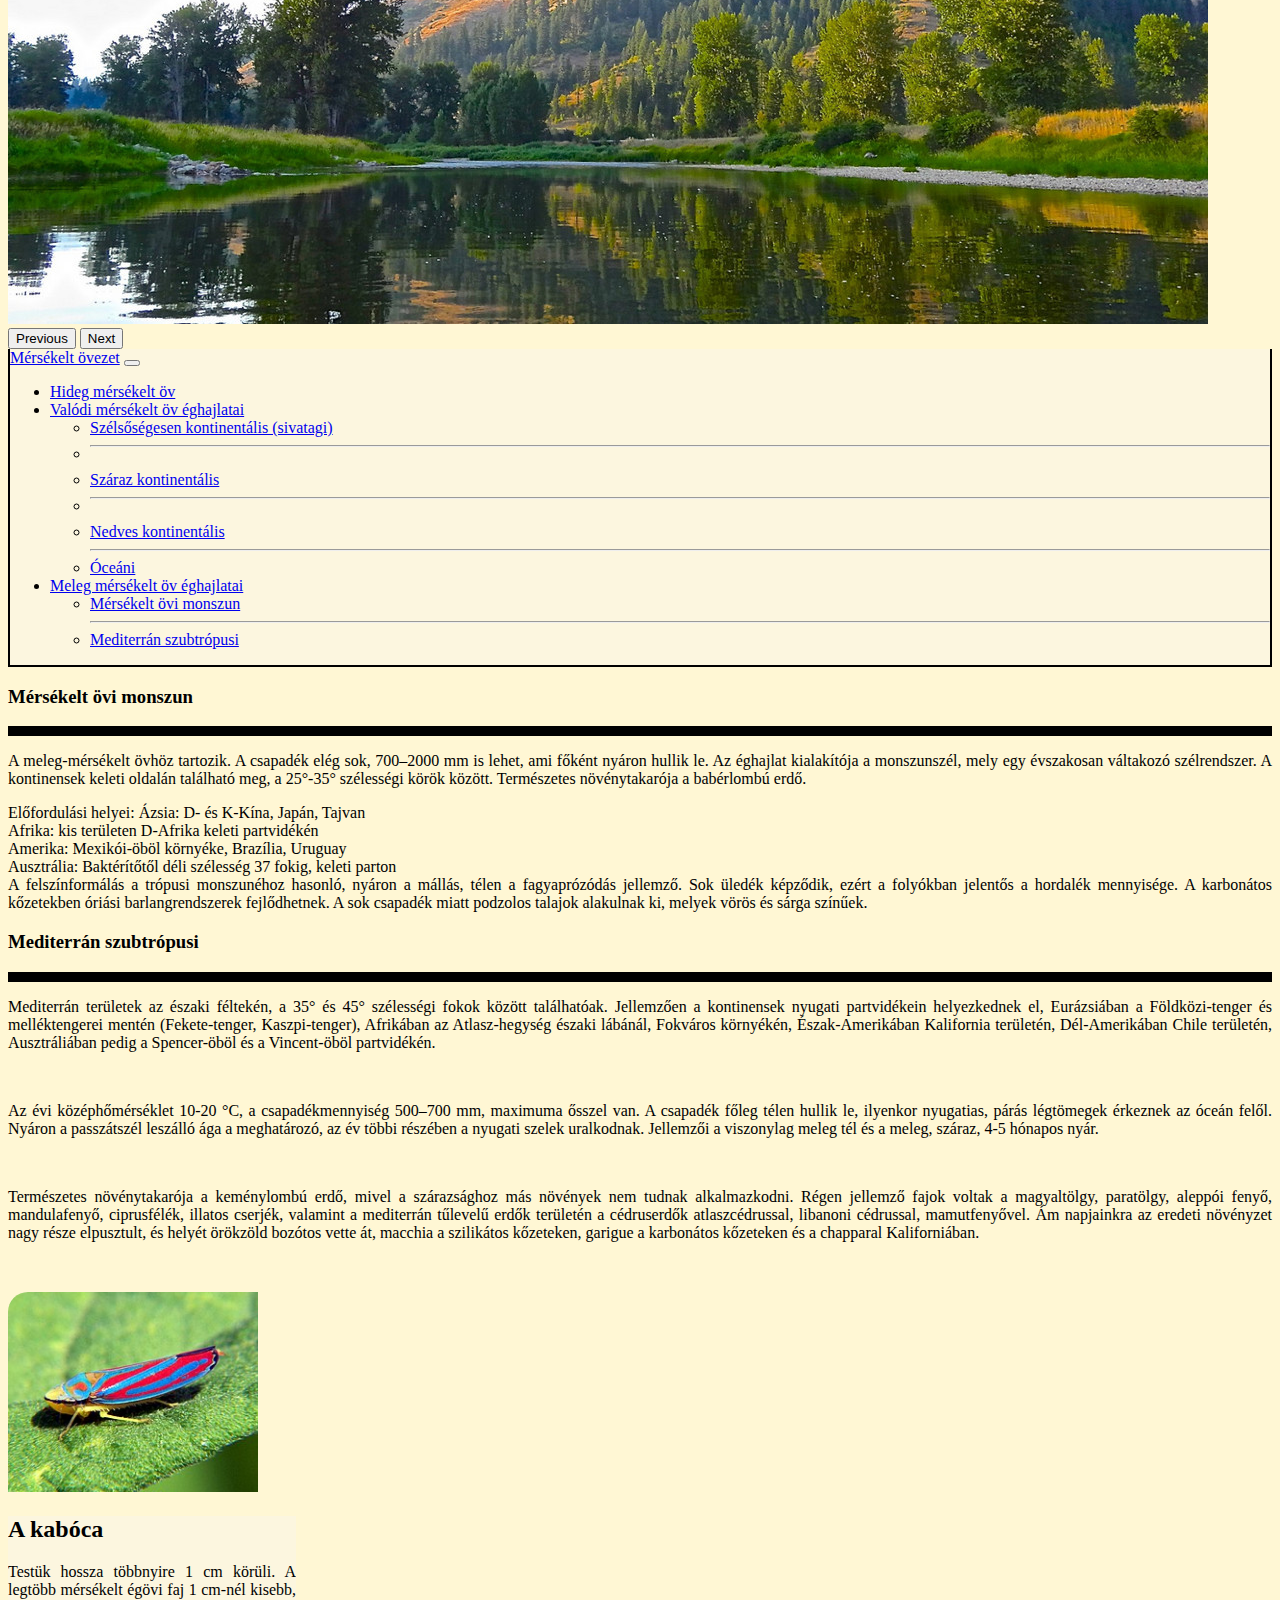
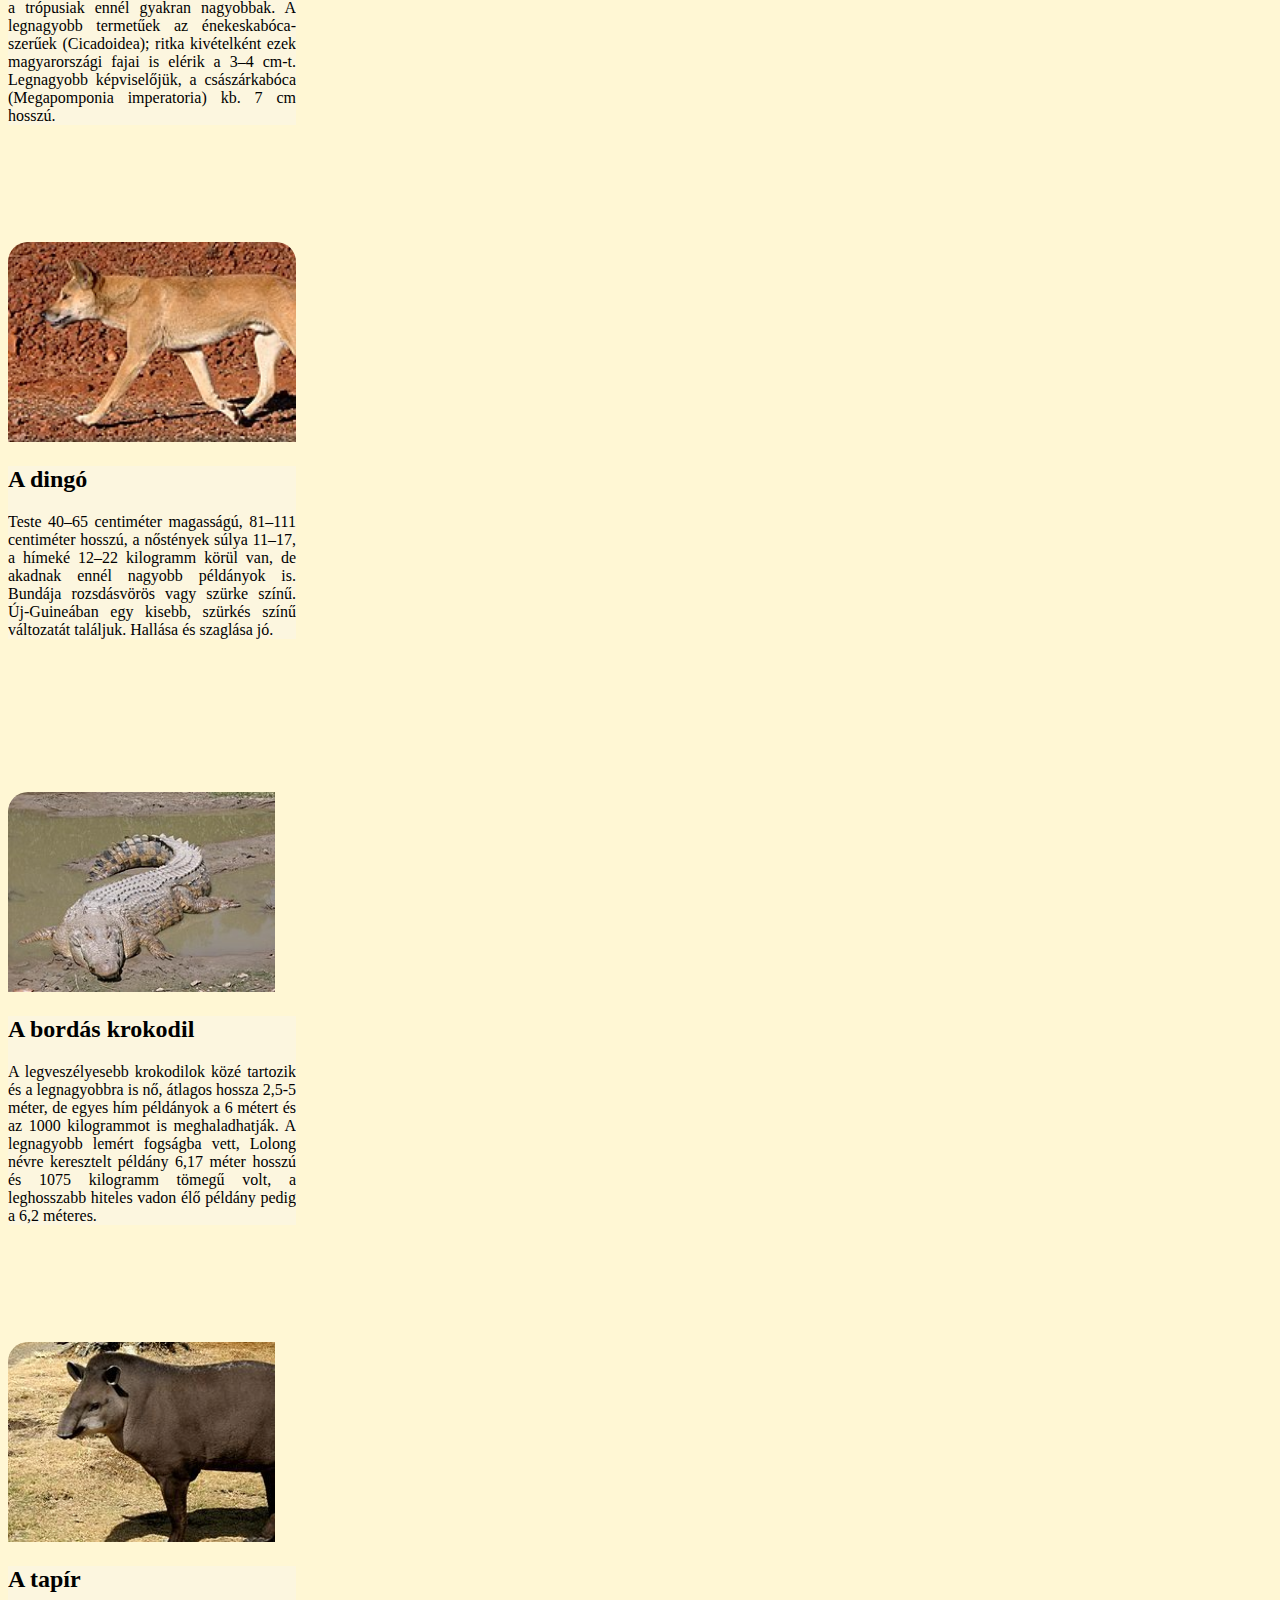
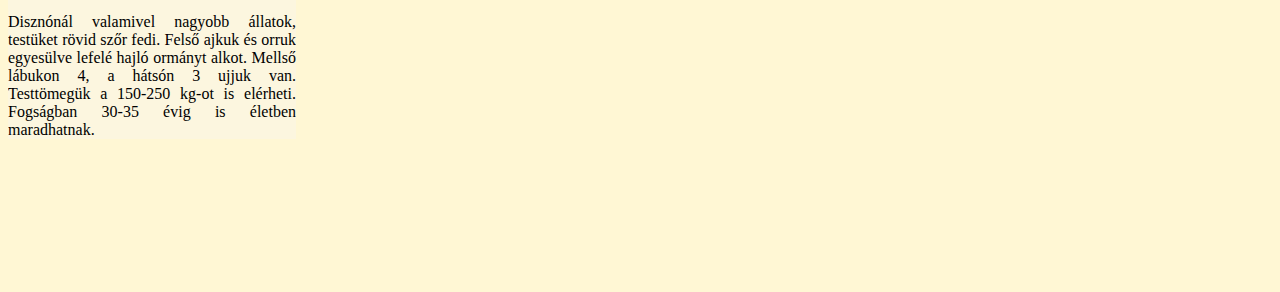
<file: melegmersekelt.html>
<!doctype html>
<html lang="en">

<head>
  <meta charset="utf-8">
  <meta name="viewport" content="width=device-width, initial-scale=1">
  <title>Mérsékelt övezet</title>
  <link rel="stylesheet" href="forróövezet.css">
  <link href="https://cdn.jsdelivr.net/npm/bootstrap@5.3.0-alpha3/dist/css/bootstrap.min.css" rel="stylesheet"
    integrity="sha384-KK94CHFLLe+nY2dmCWGMq91rCGa5gtU4mk92HdvYe+M/SXH301p5ILy+dN9+nJOZ" crossorigin="anonymous">
  <link rel="shortcut icon"
    href="https://2.bp.blogspot.com/-T5mQexFQ2_Y/WQByf-5-vxI/AAAAAAAAAuM/io1GWSYngsQC4F3G362wYC1CrR2SEIfPwCLcB/s1600/foldgomb01.png"
    type="image/x-icon">
</head>

<body>
  <div class="container">
    <!-- carusel -->
    <div id="carouselExample" class="carousel slide">
      <div class="carousel-inner">
        <div class="carousel-item active">
          <img src="images/preview1.jpg" class="elsokepek d-block w-100 img-fluid" alt="Forró övezet első kép">
        </div>
        <div class="carousel-item">
          <img src="images/adobestock_384085314-11d492f4-642601.jpeg" class="elsokepek d-block w-100 img-fluid"
            alt="...">
        </div>
        <div class="carousel-item">
          <img src="images/trees_mountains_nature_water_forest_river_landscape_fishing-853086.jpg"
            class="elsokepek d-block w-100 img-fluid" alt="...">
        </div>
      </div>
      <button class="carousel-control-prev" type="button" data-bs-target="#carouselExample" data-bs-slide="prev">
        <span class="carousel-control-prev-icon" aria-hidden="true"></span>
        <span class="visually-hidden">Previous</span>
      </button>
      <button class="carousel-control-next" type="button" data-bs-target="#carouselExample" data-bs-slide="next">
        <span class="carousel-control-next-icon" aria-hidden="true"></span>
        <span class="visually-hidden">Next</span>
      </button>
    </div>
    <!-- nav -->
    <nav class="navbar navbar-expand-lg">
      <div class="container-fluid">
        <a class="navbar-brand" href="mersekelt.html">Mérsékelt övezet</a>
        <button class="navbar-toggler" type="button" data-bs-toggle="collapse" data-bs-target="#navbarSupportedContent"
          aria-controls="navbarSupportedContent" aria-expanded="false" aria-label="Toggle navigation">
          <span class="navbar-toggler-icon"></span>
        </button>
        <div class="collapse navbar-collapse" id="navbarSupportedContent">
          <ul class="navbar-nav me-auto mb-2 mb-lg-0">
            <li class="nav-item">
              <a class="nav-link" href="hidegmersekelt.html#hidegmersekelt">Hideg mérsékelt öv</a>
            </li>
            <li class="nav-item dropdown">
              <a class="nav-link dropdown-toggle" href="valodimersekelt.html" role="button" data-bs-toggle="dropdown"
                aria-expanded="false">
                Valódi mérsékelt öv éghajlatai
              </a>
              <ul class="dropdown-menu">
                <li><a class="dropdown-item" href="valodimersekelt.html#szelsoseges">Szélsőségesen kontinentális
                    (sivatagi)</a></li>
                <li>
                  <hr class="dropdown-divider">
                </li>
                <li><a class="dropdown-item" href="valodimersekelt.html#szaraz">Száraz kontinentális</a></li>
                <li>
                  <hr class="dropdown-divider">
                </li>
                <li><a class="dropdown-item" href="valodimersekelt.html#nedves">Nedves kontinentális</a></li>
                <hr class="dropdown-divider">
                <li><a class="dropdown-item" href="valodimersekelt.html#oceani">Óceáni</a></li>
              </ul>
            </li>
            <li class="nav-item dropdown">
              <a class="nav-link dropdown-toggle" href="#" role="button" data-bs-toggle="dropdown"
                aria-expanded="false">
                Meleg mérsékelt öv éghajlatai
              </a>
              <ul class="dropdown-menu">
                <li><a class="dropdown-item" href="melegmersekelt.html#mersekeltmonszun">Mérsékelt övi monszun</a></li>
                <hr class="dropdown-divider">
                <li><a class="dropdown-item" href="melegmersekelt.html#szubtropusi">Mediterrán szubtrópusi</a></li>
              </ul>
            </li>

          </ul>

        </div>
      </div>
    </nav>
    <div id="mersekeltmonszun">
      <h3>Mérsékelt övi monszun</h3>
      <hr class="vonal">
      <p>A meleg-mérsékelt övhöz tartozik. A csapadék elég sok, 700–2000 mm is lehet, ami főként nyáron hullik le. Az
        éghajlat kialakítója a monszunszél, mely egy évszakosan váltakozó szélrendszer. A kontinensek keleti oldalán
        található meg, a 25°-35° szélességi körök között. Természetes növénytakarója a babérlombú erdő.</p>
      <p>
        Előfordulási helyei:

        Ázsia: D- és K-Kína, Japán, Tajvan <br>
        Afrika: kis területen D-Afrika keleti partvidékén <br>
        Amerika: Mexikói-öböl környéke, Brazília, Uruguay <br>
        Ausztrália: Baktérítőtől déli szélesség 37 fokig, keleti parton <br>
        A felszínformálás a trópusi monszunéhoz hasonló, nyáron a mállás, télen a fagyaprózódás jellemző. Sok üledék
        képződik, ezért a folyókban jelentős a hordalék mennyisége. A karbonátos kőzetekben óriási barlangrendszerek
        fejlődhetnek. A sok csapadék miatt podzolos talajok alakulnak ki, melyek vörös és sárga színűek.
      </p>
      <div>
        <!-- cardok -->

    </div>
    </div>

    <div id="szubtropusi">
      <h3>Mediterrán szubtrópusi</h3>
      <hr class="vonal">
      <p>
        Mediterrán területek az északi féltekén, a 35° és 45° szélességi fokok között találhatóak. Jellemzően a
        kontinensek nyugati partvidékein helyezkednek el, Eurázsiában a Földközi-tenger és melléktengerei mentén
        (Fekete-tenger, Kaszpi-tenger), Afrikában az Atlasz-hegység északi lábánál, Fokváros környékén, Észak-Amerikában
        Kalifornia területén, Dél-Amerikában Chile területén, Ausztráliában pedig a Spencer-öböl és a Vincent-öböl
        partvidékén.
      </p> <br>

      <p>
        Az évi középhőmérséklet 10-20 °C, a csapadékmennyiség 500–700 mm, maximuma ősszel van. A csapadék főleg télen
        hullik le, ilyenkor nyugatias, párás légtömegek érkeznek az óceán felől. Nyáron a passzátszél leszálló ága a
        meghatározó, az év többi részében a nyugati szelek uralkodnak. Jellemzői a viszonylag meleg tél és a meleg,
        száraz, 4-5 hónapos nyár.
      </p> <br>

      <p>
        Természetes növénytakarója a keménylombú erdő, mivel a szárazsághoz más növények nem tudnak alkalmazkodni. Régen
        jellemző fajok voltak a magyaltölgy, paratölgy, aleppói fenyő, mandulafenyő, ciprusfélék, illatos cserjék,
        valamint a mediterrán tűlevelű erdők területén a cédruserdők atlaszcédrussal, libanoni cédrussal, mamutfenyővel.
        Ám napjainkra az eredeti növényzet nagy része elpusztult, és helyét örökzöld bozótos vette át, macchia a
        szilikátos kőzeteken, garigue a karbonátos kőzeteken és a chapparal Kaliforniában.
      </p>
      <div>
        <div class="row">
          <div class="col-lg-6 col-xl-3 col-xxl-3 col-md-6 col-sm-12">
              <div class="card" style="width: 18rem;">
                  <img src="images/kaboca.jpg" class="cardkepek card-img-top" alt="kabóca">
                  <div class="card-body">
                      <h2>A kabóca</h2>
                      <p class="card-text">Testük hossza többnyire 1 cm körüli. A legtöbb mérsékelt égövi faj 1 cm-nél kisebb, a trópusiak ennél gyakran nagyobbak. A legnagyobb termetűek az énekeskabóca-szerűek (Cicadoidea); ritka kivételként ezek magyarországi fajai is elérik a 3–4 cm-t. Legnagyobb képviselőjük, a császárkabóca (Megapomponia imperatoria) kb. 7 cm hosszú.
                      </p>
                  </div>
              </div>
          </div>
          <div class="col-lg-6 col-xl-3 col-xxl-3 col-md-6 col-sm-12">
              <div class="card" style="width: 18rem;">
                  <img src="images/dingo.jpg" class="cardkepek card-img-top" alt="dingó">
                  <div class="card-body">
                      <h2>A dingó</h2>
                      <p class="card-text">Teste 40–65 centiméter magasságú, 81–111 centiméter hosszú, a
                          nőstények súlya 11–17, a hímeké 12–22 kilogramm körül van, de akadnak ennél nagyobb
                          példányok is. Bundája rozsdásvörös vagy szürke színű. Új-Guineában egy kisebb,
                          szürkés színű változatát találjuk. Hallása és szaglása jó.

                      </p>
                  </div>
              </div>
          </div>
          <div class="col-lg-6 col-xl-3 col-xxl-3 col-md-6 col-sm-12">
              <div class="card" style="width: 18rem;">
                  <img src="images/bordaskroko.jpg" class="cardkepek card-img-top" alt="bordás krokodil">
                  <div class="card-body">
                      <h2>A bordás krokodil</h2>
                      <p class="card-text">A legveszélyesebb krokodilok közé tartozik és a legnagyobbra is nő,
                          átlagos hossza 2,5-5 méter, de egyes hím példányok a 6 métert és az 1000 kilogrammot
                          is meghaladhatják. A legnagyobb lemért fogságba vett, Lolong névre keresztelt
                          példány 6,17 méter hosszú és 1075 kilogramm tömegű volt, a leghosszabb hiteles vadon
                          élő példány pedig a 6,2 méteres.</p>
                  </div>
              </div>
          </div>
          <div class="col-lg-6 col-xl-3 col-xxl-3 col-md-6 col-sm-12">
              <div class="card" style="width: 18rem;">
                  <img src="images/tapir.jpg" class="cardkepek card-img-top" alt="tapír">
                  <div class="card-body">
                      <h2>A tapír</h2>
                      <p class="card-text">Disznónál valamivel nagyobb állatok, testüket rövid szőr fedi. Felső ajkuk és orruk egyesülve lefelé hajló ormányt alkot. Mellső lábukon 4, a hátsón 3 ujjuk van. Testtömegük a 150-250 kg-ot is elérheti. Fogságban 30-35 évig is életben maradhatnak.</p>
                  </div>
              </div>
          </div>
      </div>

    </div>

    </div>

  </div>
  <button onclick="topFunction()" id="myBtn"><svg xmlns="http://www.w3.org/2000/svg" width="16" height="16"
      fill="currentColor" class="bi bi-arrow-up" viewBox="0 0 16 16">
      <path fill-rule="evenodd"
        d="M8 15a.5.5 0 0 0 .5-.5V2.707l3.146 3.147a.5.5 0 0 0 .708-.708l-4-4a.5.5 0 0 0-.708 0l-4 4a.5.5 0 1 0 .708.708L7.5 2.707V14.5a.5.5 0 0 0 .5.5z" />
    </svg></button>
  <!-- container -->

  <script src="forróöv.js"></script>
  <script src="https://cdn.jsdelivr.net/npm/bootstrap@5.3.0-alpha3/dist/js/bootstrap.bundle.min.js"
    integrity="sha384-ENjdO4Dr2bkBIFxQpeoTz1HIcje39Wm4jDKdf19U8gI4ddQ3GYNS7NTKfAdVQSZe"
    crossorigin="anonymous"></script>
</body>

</html>
</file>
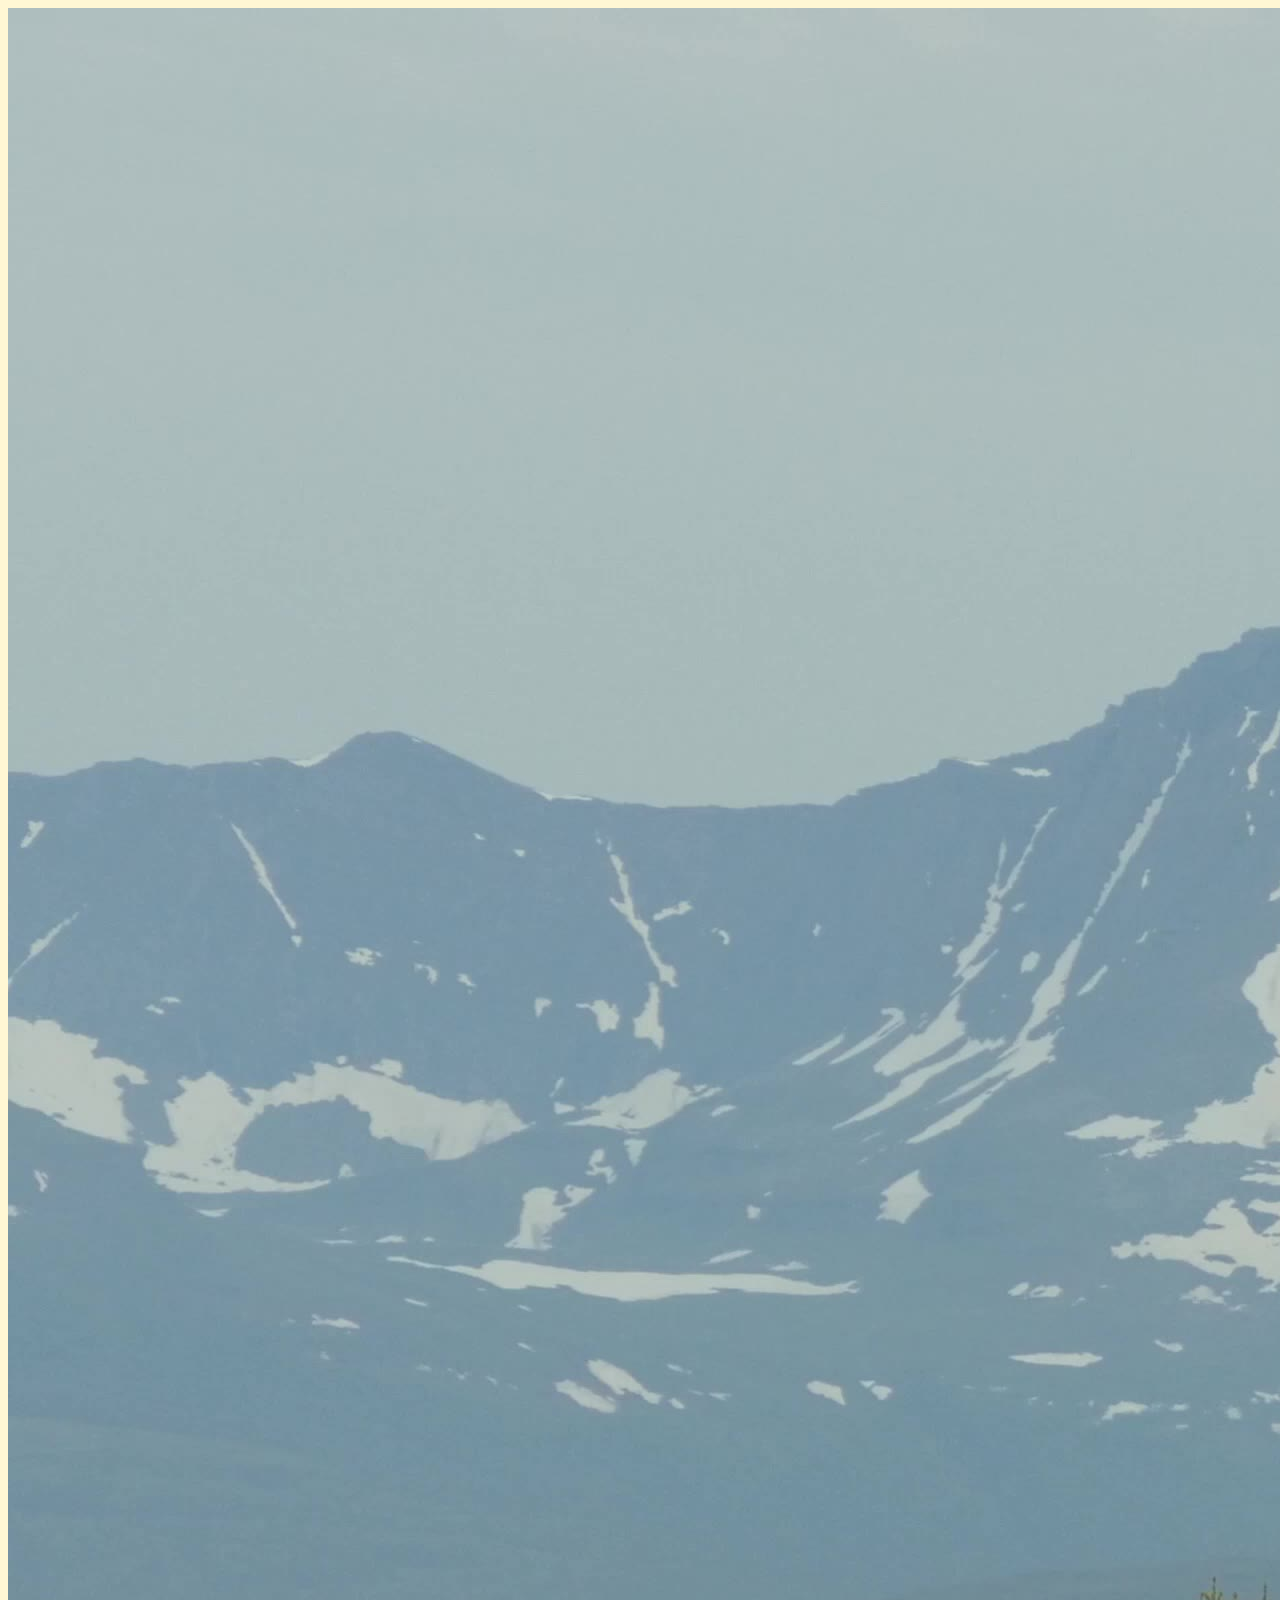
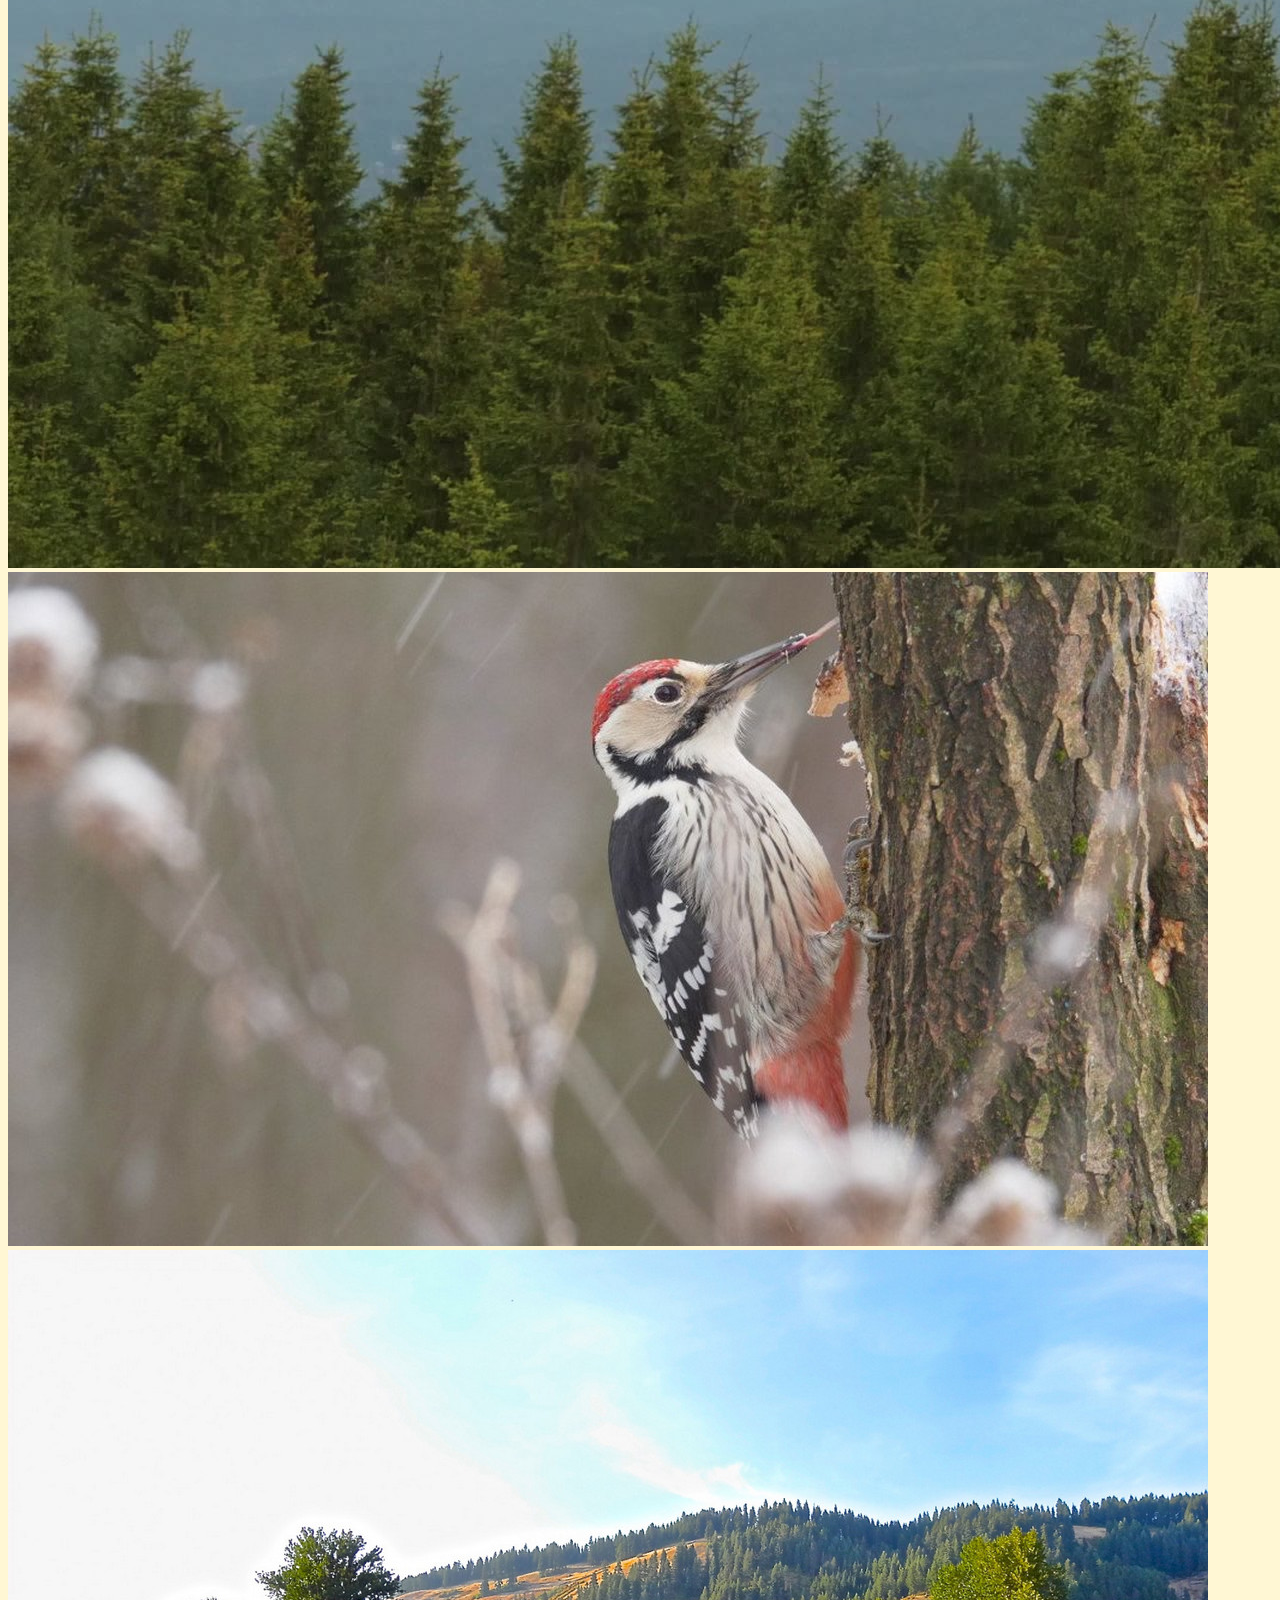
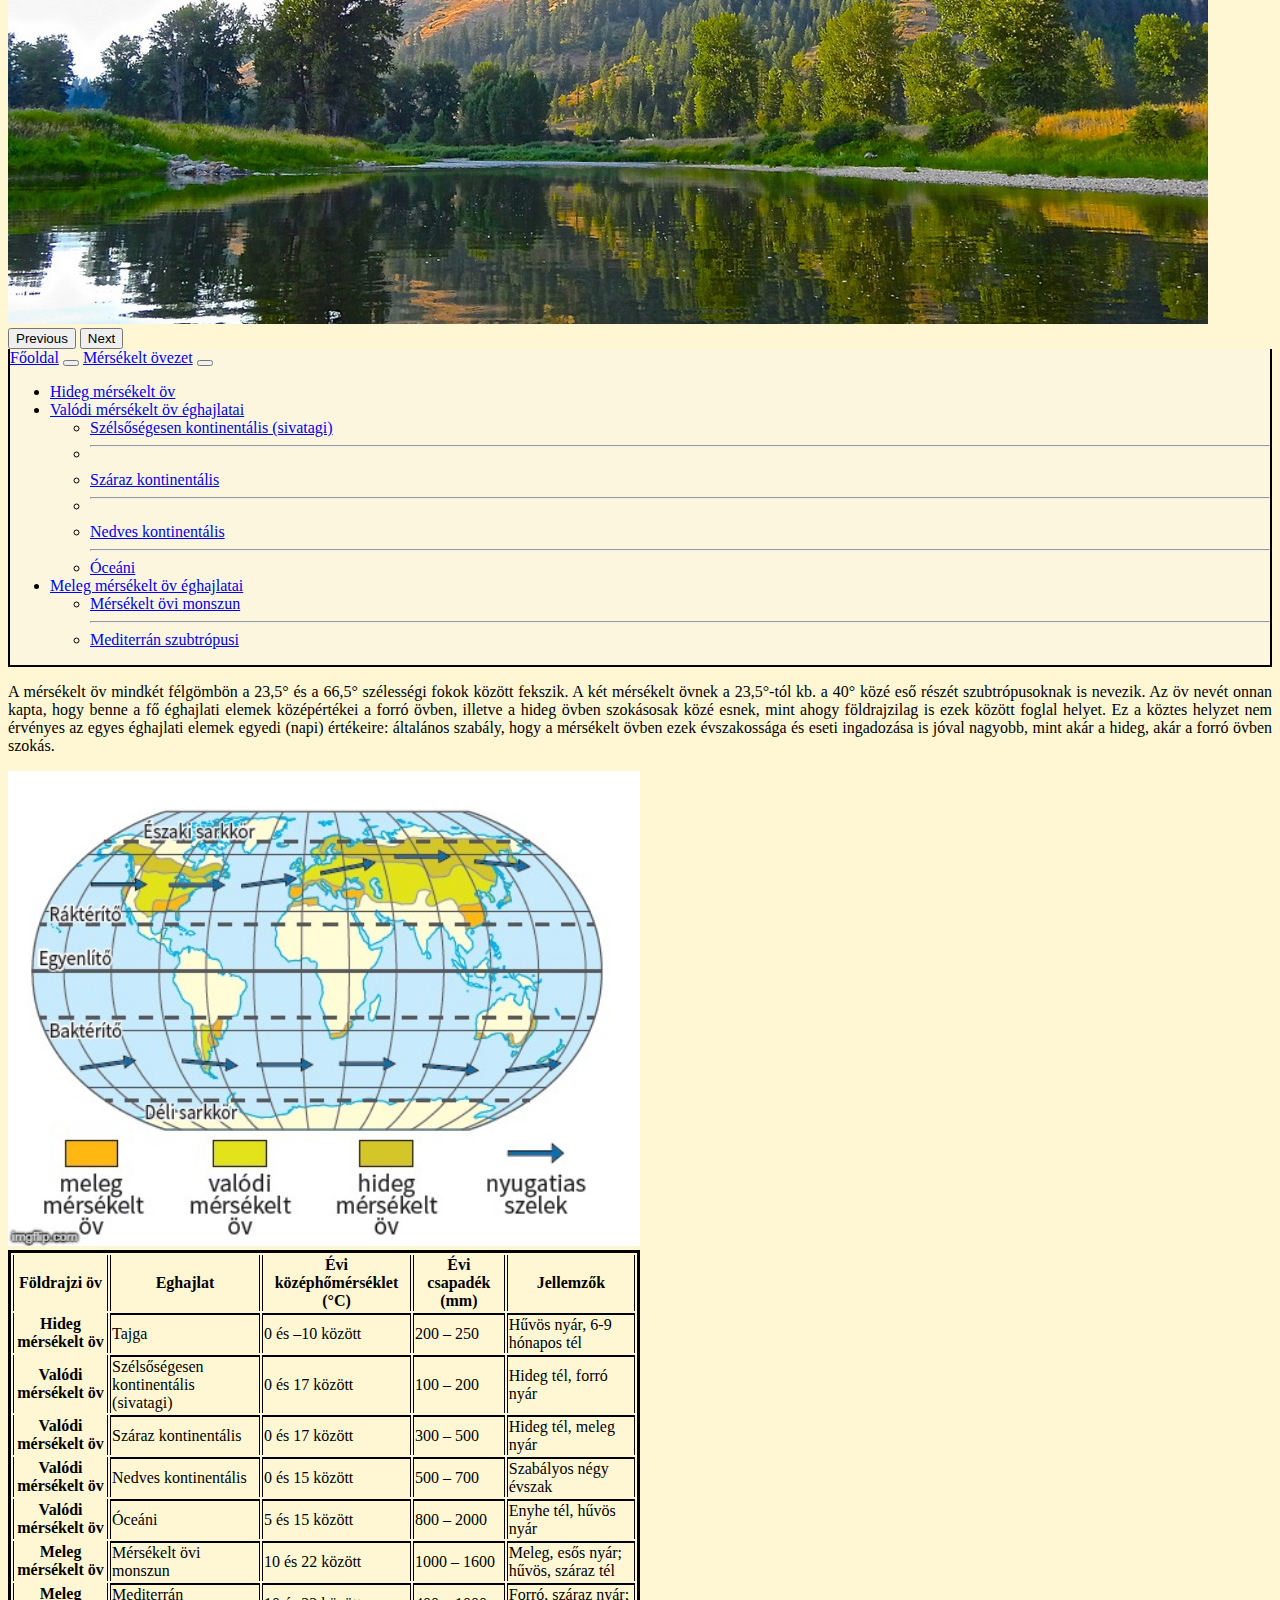
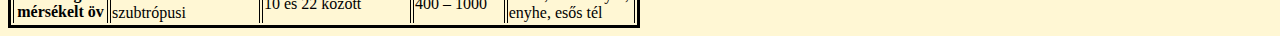
<file: mersekelt.html>
<!doctype html>
<html lang="en">

<head>
  <meta charset="utf-8">
  <meta name="viewport" content="width=device-width, initial-scale=1">
  <title>Mérsékelt övezet</title>
  <link rel="stylesheet" href="forróövezet.css">
  <link href="https://cdn.jsdelivr.net/npm/bootstrap@5.3.0-alpha3/dist/css/bootstrap.min.css" rel="stylesheet"
    integrity="sha384-KK94CHFLLe+nY2dmCWGMq91rCGa5gtU4mk92HdvYe+M/SXH301p5ILy+dN9+nJOZ" crossorigin="anonymous">
  <link rel="shortcut icon"
    href="https://2.bp.blogspot.com/-T5mQexFQ2_Y/WQByf-5-vxI/AAAAAAAAAuM/io1GWSYngsQC4F3G362wYC1CrR2SEIfPwCLcB/s1600/foldgomb01.png"
    type="image/x-icon">
</head>

<body>
  <div class="container">
    <!-- carusel -->
    <div id="carouselExample" class="carousel slide">
      <div class="carousel-inner">
        <div class="carousel-item active">
          <img src="images/preview1.jpg"
            class="elsokepek d-block w-100 img-fluid" alt="Forró övezet első kép">
        </div>
        <div class="carousel-item">
          <img src="images/adobestock_384085314-11d492f4-642601.jpeg" class="elsokepek d-block w-100 img-fluid"
            alt="...">
        </div>
        <div class="carousel-item">
          <img src="images/trees_mountains_nature_water_forest_river_landscape_fishing-853086.jpg"
            class="elsokepek d-block w-100 img-fluid" alt="...">
        </div>
      </div>
      <button class="carousel-control-prev" type="button" data-bs-target="#carouselExample" data-bs-slide="prev">
        <span class="carousel-control-prev-icon" aria-hidden="true"></span>
        <span class="visually-hidden">Previous</span>
      </button>
      <button class="carousel-control-next" type="button" data-bs-target="#carouselExample" data-bs-slide="next">
        <span class="carousel-control-next-icon" aria-hidden="true"></span>
        <span class="visually-hidden">Next</span>
      </button>
    </div>
    <!-- nav -->
    <nav class="navbar navbar-expand-lg">
      <div class="container-fluid">
        <a class="navbar-brand" href="index.html">Főoldal</a>
        <button class="navbar-toggler" type="button" data-bs-toggle="collapse" data-bs-target="#navbarSupportedContent"
          aria-controls="navbarSupportedContent" aria-expanded="false" aria-label="Toggle navigation">
          <span class="navbar-toggler-icon"></span>
        </button>
        <a class="navbar-brand" href="mersekelt.html">Mérsékelt övezet</a>
        <button class="navbar-toggler" type="button" data-bs-toggle="collapse" data-bs-target="#navbarSupportedContent"
          aria-controls="navbarSupportedContent" aria-expanded="false" aria-label="Toggle navigation">
          <span class="navbar-toggler-icon"></span>
        </button>
        <div class="collapse navbar-collapse" id="navbarSupportedContent">
          <ul class="navbar-nav me-auto mb-2 mb-lg-0">
            <li class="nav-item">
              <a class="nav-link" href="hidegmersekelt.html#hidegmersekelt">Hideg mérsékelt öv</a>
            </li>
            <li class="nav-item dropdown">
              <a class="nav-link dropdown-toggle" href="valodimersekelt.html" role="button" data-bs-toggle="dropdown"
                aria-expanded="false">
                Valódi mérsékelt öv éghajlatai
              </a>
              <ul class="dropdown-menu">
                <li><a class="dropdown-item" href="valodimersekelt.html#szelsoseges">Szélsőségesen kontinentális (sivatagi)</a></li>
                <li>
                  <hr class="dropdown-divider">
                </li>
                <li><a class="dropdown-item" href="valodimersekelt.html#szaraz">Száraz kontinentális</a></li>
                <li>
                  <hr class="dropdown-divider">
                </li>
                <li><a class="dropdown-item" href="valodimersekelt.html#nedves">Nedves kontinentális</a></li>
                <hr class="dropdown-divider">
                <li><a class="dropdown-item" href="valodimersekelt.html#oceani">Óceáni</a></li>
              </ul>
            </li>
            <li class="nav-item dropdown">
              <a class="nav-link dropdown-toggle" href="#" role="button" data-bs-toggle="dropdown"
                aria-expanded="false">
                Meleg mérsékelt öv éghajlatai
              </a>
              <ul class="dropdown-menu">
                <li><a class="dropdown-item" href="melegmersekelt.html#mersekeltmonszun">Mérsékelt övi monszun</a></li>
                <hr class="dropdown-divider">
                <li><a class="dropdown-item" href="melegmersekelt.html#szubtropusi">Mediterrán szubtrópusi</a></li>
              </ul>
            </li>

          </ul>

        </div>
      </div>
    </nav>
    <div class="row pb-5">
      <p class="col-lg-6">A mérsékelt öv mindkét félgömbön a 23,5° és a 66,5° szélességi fokok között fekszik. A két
        mérsékelt övnek a 23,5°-tól kb. a 40° közé eső részét szubtrópusoknak is nevezik. Az öv nevét onnan kapta, hogy
        benne a fő éghajlati elemek középértékei a forró övben, illetve a hideg övben szokásosak közé esnek, mint ahogy
        földrajzilag is ezek között foglal helyet. Ez a köztes helyzet nem érvényes az egyes éghajlati elemek egyedi
        (napi) értékeire: általános szabály, hogy a mérsékelt övben ezek évszakossága és eseti ingadozása is jóval
        nagyobb, mint akár a hideg, akár a forró övben szokás.</p>
      <img class="masodikkep img-thumbnail col-lg-6" src="images/2jr9m2.jpg" alt="">
    </div>
    <table class="table w-100">
      <thead>
        <tr>
          <th scope="col">Földrajzi öv</th>
          <th scope="col">Eghajlat</th>
          <th scope="col">Évi középhőmérséklet (°C)</th>
          <th scope="col">Évi csapadék (mm)</th>
          <th scope="col">Jellemzők</th>
        </tr>
      </thead>
      <tbody>
        <tr>
          <th scope="row">Hideg mérsékelt öv</th>
          <td>Tajga</td>
          <td>0 és –10 között</td>
          <td>200 – 250</td>
          <td>Hűvös nyár, 6-9 hónapos tél</td>
        </tr>
        <tr>
          <th scope="row">Valódi mérsékelt öv</th>
          <td>Szélsőségesen kontinentális (sivatagi)</td>
          <td>0 és 17 között</td>
          <td>100 – 200</td>
          <td>Hideg tél, forró nyár</td>
        </tr>
        <tr>
          <th scope="row">Valódi mérsékelt öv</th>
          <td>Száraz kontinentális</td>
          <td>0 és 17 között</td>
          <td>300 – 500</td>
          <td>Hideg tél, meleg nyár</td>
        </tr>
        <tr>
          <th scope="row">Valódi mérsékelt öv</th>
          <td>Nedves kontinentális</td>
          <td>0 és 15 között</td>
          <td>500 – 700</td>
          <td>Szabályos négy évszak</td>
        </tr>
        <tr>
          <th scope="row">Valódi mérsékelt öv</th>
          <td>Óceáni</td>
          <td>5 és 15 között</td>
          <td>800 – 2000</td>
          <td>Enyhe tél, hűvös nyár</td>
        </tr>
        <tr>
          <th scope="row">Meleg mérsékelt öv </th>
          <td>Mérsékelt övi monszun</td>
          <td>10 és 22 között</td>
          <td>1000 – 1600</td>
          <td>Meleg, esős nyár; hűvös, száraz tél</td>
        </tr>
        <tr>
          <th scope="row">Meleg mérsékelt öv </th>
          <td>Mediterrán szubtrópusi</td>
          <td>10 és 22 között</td>
          <td>400 – 1000</td>
          <td>Forró, száraz nyár; enyhe, esős tél
          </td>
        </tr>
      </tbody>
    </table>
  </div>
  <button onclick="topFunction()" id="myBtn"><svg xmlns="http://www.w3.org/2000/svg" width="16" height="16"
      fill="currentColor" class="bi bi-arrow-up" viewBox="0 0 16 16">
      <path fill-rule="evenodd"
        d="M8 15a.5.5 0 0 0 .5-.5V2.707l3.146 3.147a.5.5 0 0 0 .708-.708l-4-4a.5.5 0 0 0-.708 0l-4 4a.5.5 0 1 0 .708.708L7.5 2.707V14.5a.5.5 0 0 0 .5.5z" />
    </svg></button>
  <!-- container -->

  <script src="forróöv.js"></script>
  <script src="https://cdn.jsdelivr.net/npm/bootstrap@5.3.0-alpha3/dist/js/bootstrap.bundle.min.js"
    integrity="sha384-ENjdO4Dr2bkBIFxQpeoTz1HIcje39Wm4jDKdf19U8gI4ddQ3GYNS7NTKfAdVQSZe"
    crossorigin="anonymous"></script>
</body>

</html>
</file>
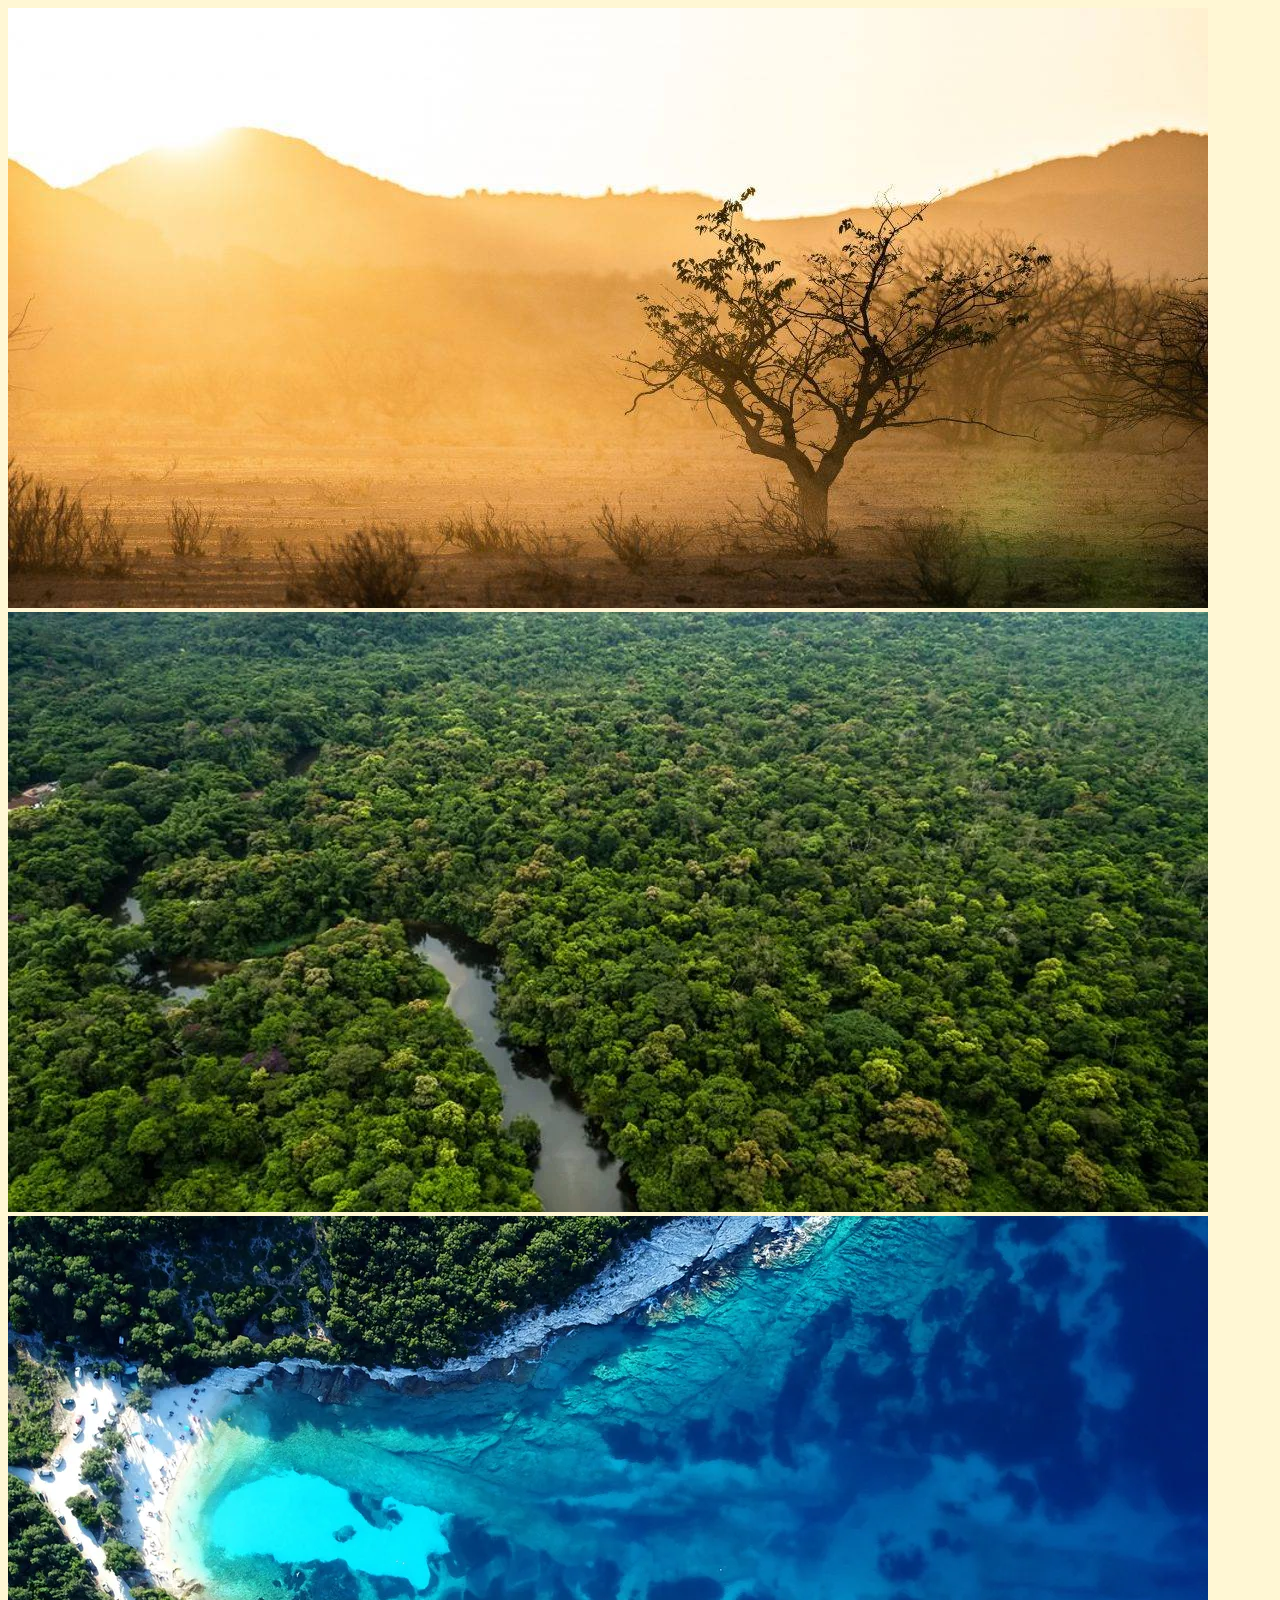
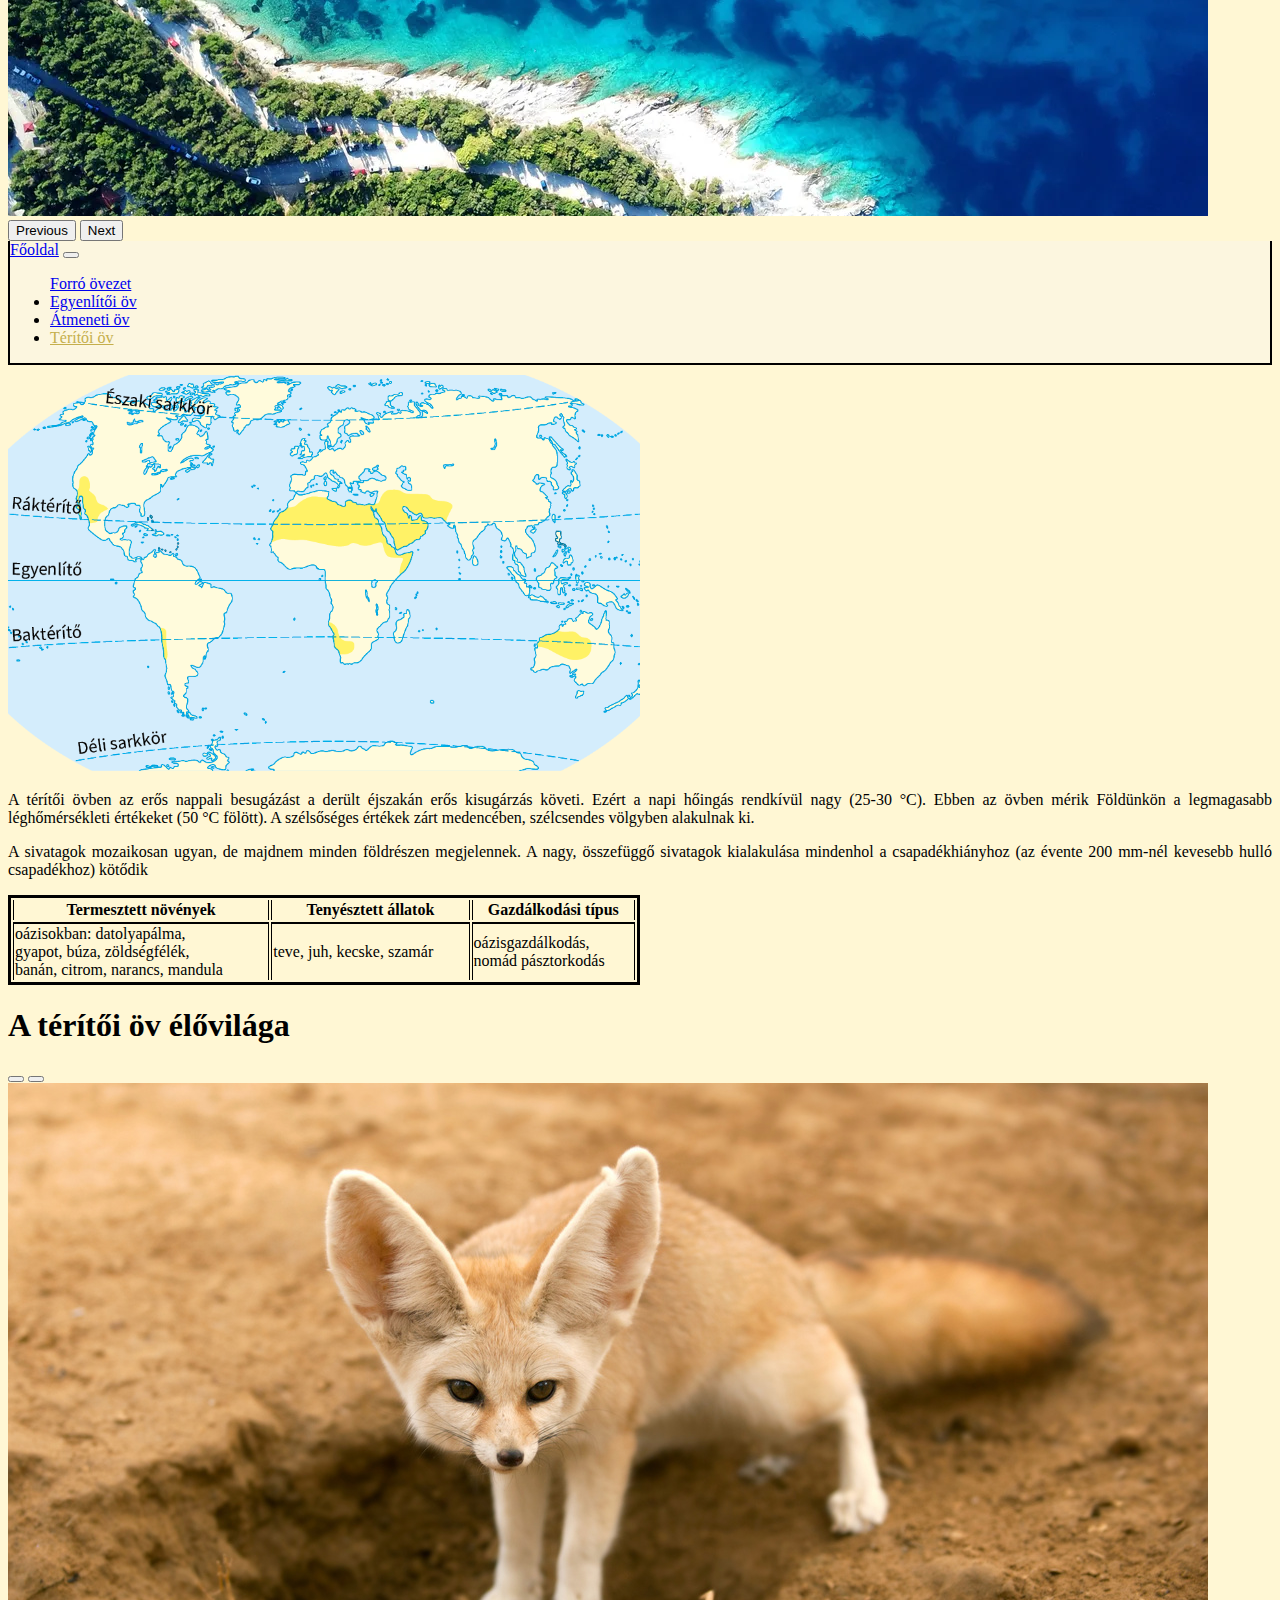
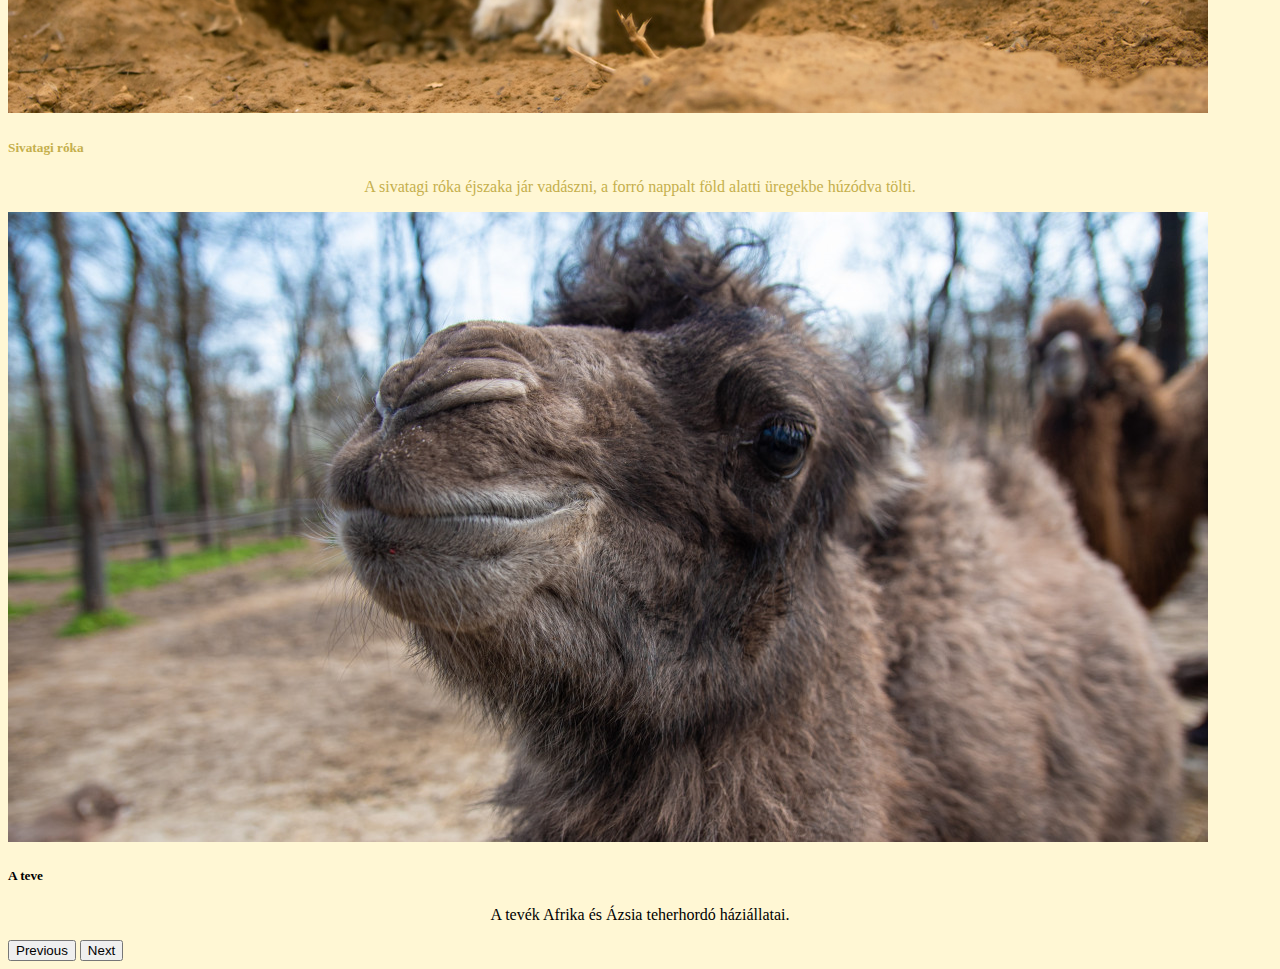
<file: térítőiöv.html>
<!doctype html>
<html lang="en">
  <head>
    <meta charset="utf-8">
    <meta name="viewport" content="width=device-width, initial-scale=1">
    <title>Forró övezet</title>
    <link rel="stylesheet" href="forróövezet.css">
    <link href="https://cdn.jsdelivr.net/npm/bootstrap@5.3.0-alpha3/dist/css/bootstrap.min.css" rel="stylesheet" integrity="sha384-KK94CHFLLe+nY2dmCWGMq91rCGa5gtU4mk92HdvYe+M/SXH301p5ILy+dN9+nJOZ" crossorigin="anonymous">
    <link rel="shortcut icon" href="https://2.bp.blogspot.com/-T5mQexFQ2_Y/WQByf-5-vxI/AAAAAAAAAuM/io1GWSYngsQC4F3G362wYC1CrR2SEIfPwCLcB/s1600/foldgomb01.png" type="image/x-icon">
  </head>
  <body>
   <div class="container">
    <!-- carusel -->
    <div id="carouselExample" class="carousel slide">
        <div class="carousel-inner">
          <div class="carousel-item active">
            <img src="images/carousel5.jpg" class="elsokepek d-block w-100" alt="Forró övezet első kép">
          </div>
          <div class="carousel-item">
            <img src="images/amazonas2.jpg" class="elsokepek d-block w-100" alt="...">
          </div>
          <div class="carousel-item">
            <img src="images/karib-tenger.jpg" class="elsokepek d-block w-100" alt="...">
          </div>
        </div>
        <button class="carousel-control-prev" type="button" data-bs-target="#carouselExample" data-bs-slide="prev">
          <span class="carousel-control-prev-icon" aria-hidden="true"></span>
          <span class="visually-hidden">Previous</span>
        </button>
        <button class="carousel-control-next" type="button" data-bs-target="#carouselExample" data-bs-slide="next">
          <span class="carousel-control-next-icon" aria-hidden="true"></span>
          <span class="visually-hidden">Next</span>
        </button>
      </div>
      <!-- nav -->
      <nav class="navbar navbar-expand-lg">
        <div class="container-fluid">
          <a class="navbar-brand" href="index.html">Főoldal</a>
          <button class="navbar-toggler" type="button" data-bs-toggle="collapse" data-bs-target="#navbarSupportedContent" aria-controls="navbarSupportedContent" aria-expanded="false" aria-label="Toggle navigation">
            <span class="navbar-toggler-icon"></span>
          </button>
          <div class="collapse navbar-collapse" id="navbarSupportedContent">
            <ul class="navbar-nav me-auto mb-2 mb-lg-0">
              <a class="navbar-brand" href="forróövezet.html">Forró övezet</a>
                <li class="nav-item">
                    <a class="nav-link" href="egyenlítöiöv.html">Egyenlítői öv</a>
                  </li>
                  <li class="nav-item">
                    <a href="átmenetiöv.html" class="nav-link">Átmeneti öv</a>
                  </li>
                  <li class="nav-item">
                    <a href="térítőiöv.html" class="nav-link active">Térítői öv</a>
                  </li>
              
            </ul>
           
          </div>
        </div>
      </nav>
      <img class="masodikkep float-end  ps-5 img-fluid" src="images/teritoiov.jpg" alt="">
      <p>A térítői övben az erős nappali besugázást a derült éjszakán erős kisugárzás követi. Ezért a napi hőingás rendkívül nagy (25-30 °C). Ebben az övben mérik Földünkön a legmagasabb léghőmérsékleti értékeket (50 °C fölött). A szélsőséges értékek zárt medencében, szélcsendes völgyben alakulnak ki.</p>
      <p>A sivatagok mozaikosan ugyan, de majdnem minden földrészen megjelennek. A nagy, összefüggő sivatagok kialakulása mindenhol a csapadékhiány­hoz (az évente 200 mm-nél kevesebb hulló csapadékhoz) kötődik</p>
      <table class="table">
        <thead>
          <tr>
            <th scope="col">Termesztett növények</th>
            <th scope="col">Tenyésztett állatok</th>
            <th scope="col">Gazdálkodási típus</th>
          </tr>
        </thead>
        <tbody>
          <tr>
            
            <td>oázisokban: datolyapálma,<br>gyapot, búza, zöldségfélék,<br> banán, citrom, narancs, mandula</td>
            <td>teve, juh, kecske, szamár</td>
            <td>oázisgazdálkodás,<br>nomád pásztor­kodás</td>
          </tr>
        </tbody>
      </table>
      <h1>A térítői öv élővilága</h1>
      <div id="carouselExampleCaptions" class="carousel slide">
        <div class="carousel-indicators">
          <button type="button" data-bs-target="#carouselExampleCaptions" data-bs-slide-to="0" class="active" aria-current="true" aria-label="Slide 1"></button>
          <button type="button" data-bs-target="#carouselExampleCaptions" data-bs-slide-to="1" aria-label="Slide 2"></button>
        </div>
        <div class="carousel-inner">
          <div class="carousel-item active">
            <img src="images/sivatagiroka.jpg" class="d-block w-100" alt="...">
            <div class="carousel-caption d-none d-md-block">
              <h5>Sivatagi róka</h5>
              <p class="carouselkepek" >A sivatagi róka éjszaka jár vadászni, a forró nappalt föld alatti üregekbe húzódva tölti.</p>
            </div>
          </div>
          <div class="carousel-item">
            <img src="images/teve4.jpg" class="d-block w-100" alt="...">
            <div class="carousel-caption d-none d-md-block">
              <h5>A teve</h5>
              <p class="carouselkepek">A tevék Afrika és Ázsia teherhordó háziállatai.</p>
            </div>
          </div>
          
        </div>
        <button class="carousel-control-prev" type="button" data-bs-target="#carouselExampleCaptions" data-bs-slide="prev">
          <span class="carousel-control-prev-icon" aria-hidden="true"></span>
          <span class="visually-hidden">Previous</span>
        </button>
        <button class="carousel-control-next" type="button" data-bs-target="#carouselExampleCaptions" data-bs-slide="next">
          <span class="carousel-control-next-icon" aria-hidden="true"></span>
          <span class="visually-hidden">Next</span>
        </button>
      </div>
      <button onclick="topFunction()" id="myBtn"><svg xmlns="http://www.w3.org/2000/svg" width="16" height="16" fill="currentColor" class="bi bi-arrow-up" viewBox="0 0 16 16">
        <path fill-rule="evenodd" d="M8 15a.5.5 0 0 0 .5-.5V2.707l3.146 3.147a.5.5 0 0 0 .708-.708l-4-4a.5.5 0 0 0-.708 0l-4 4a.5.5 0 1 0 .708.708L7.5 2.707V14.5a.5.5 0 0 0 .5.5z"/>
      </svg></button>
      <!-- container -->
   </div>
    <script src="https://cdn.jsdelivr.net/npm/bootstrap@5.3.0-alpha3/dist/js/bootstrap.bundle.min.js" integrity="sha384-ENjdO4Dr2bkBIFxQpeoTz1HIcje39Wm4jDKdf19U8gI4ddQ3GYNS7NTKfAdVQSZe" crossorigin="anonymous"></script>
    <script src="forróöv.js"></script>
  </body>
</html>
</file>
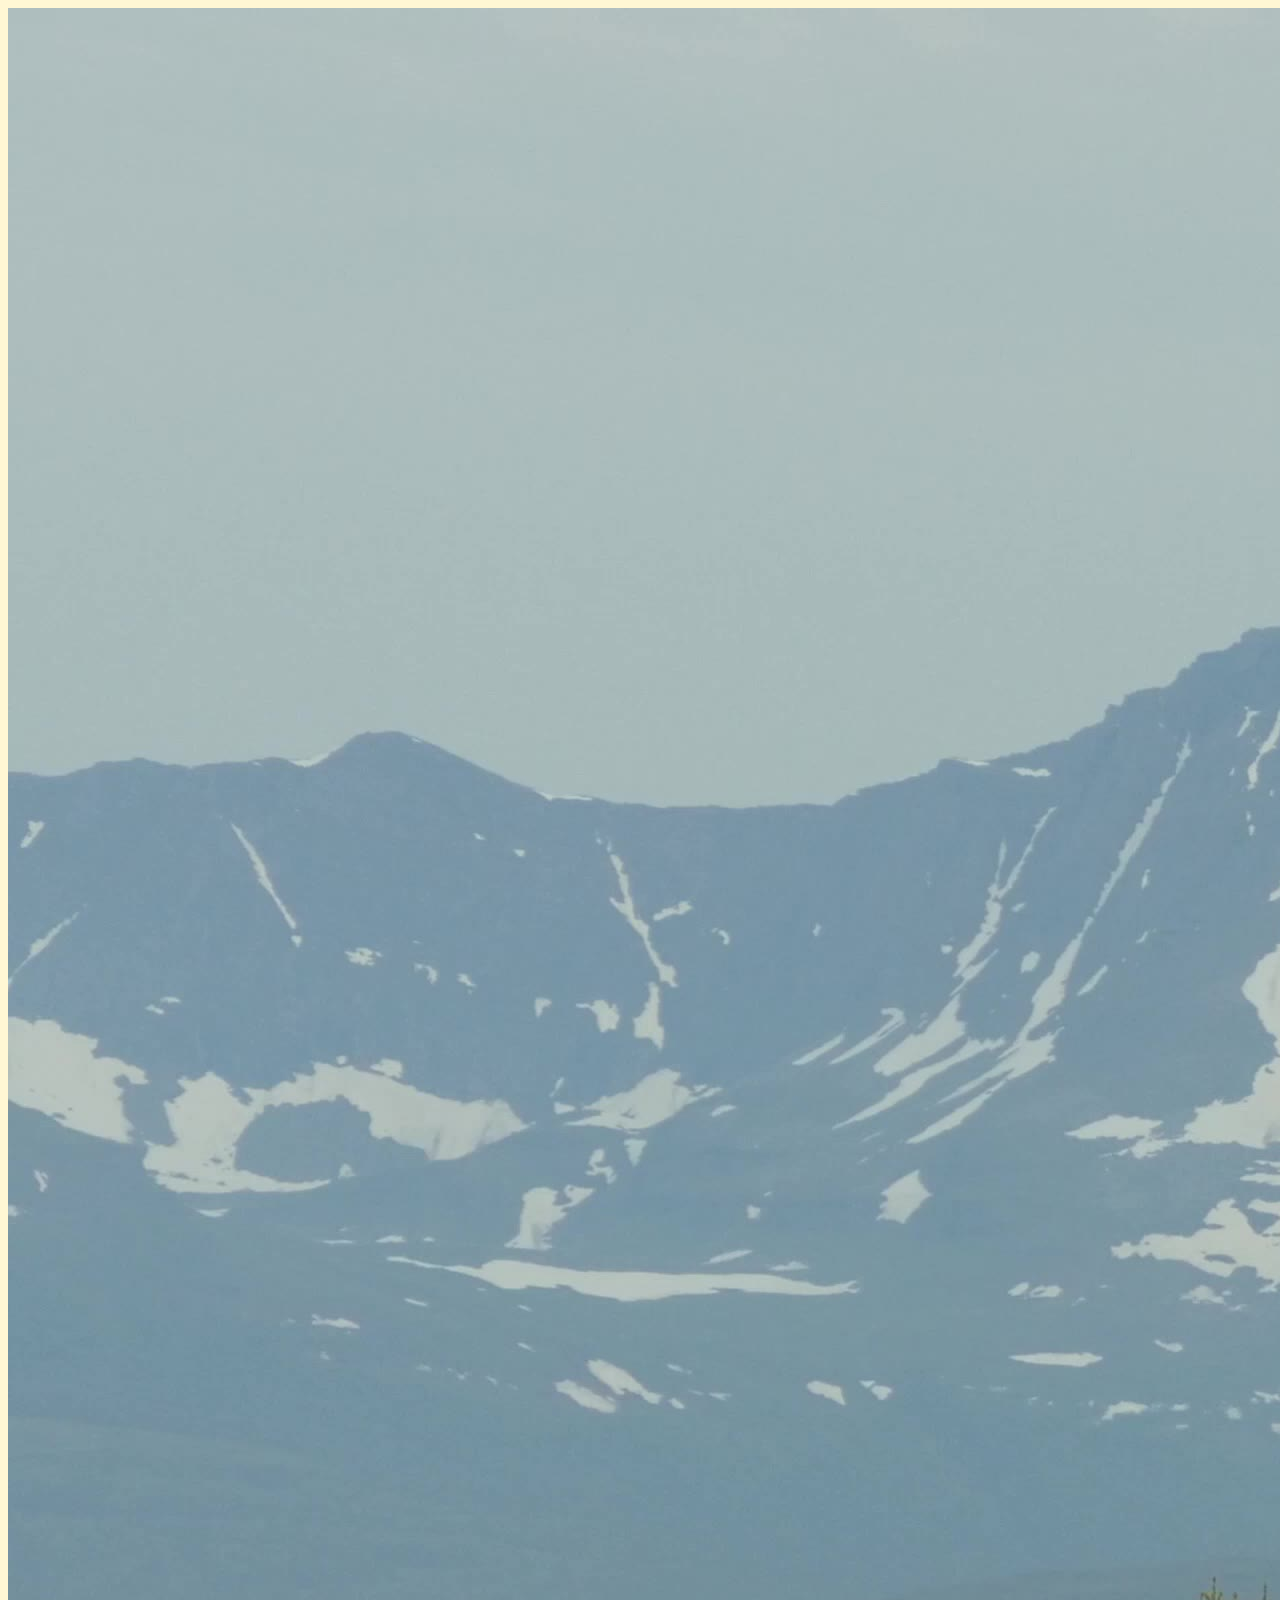
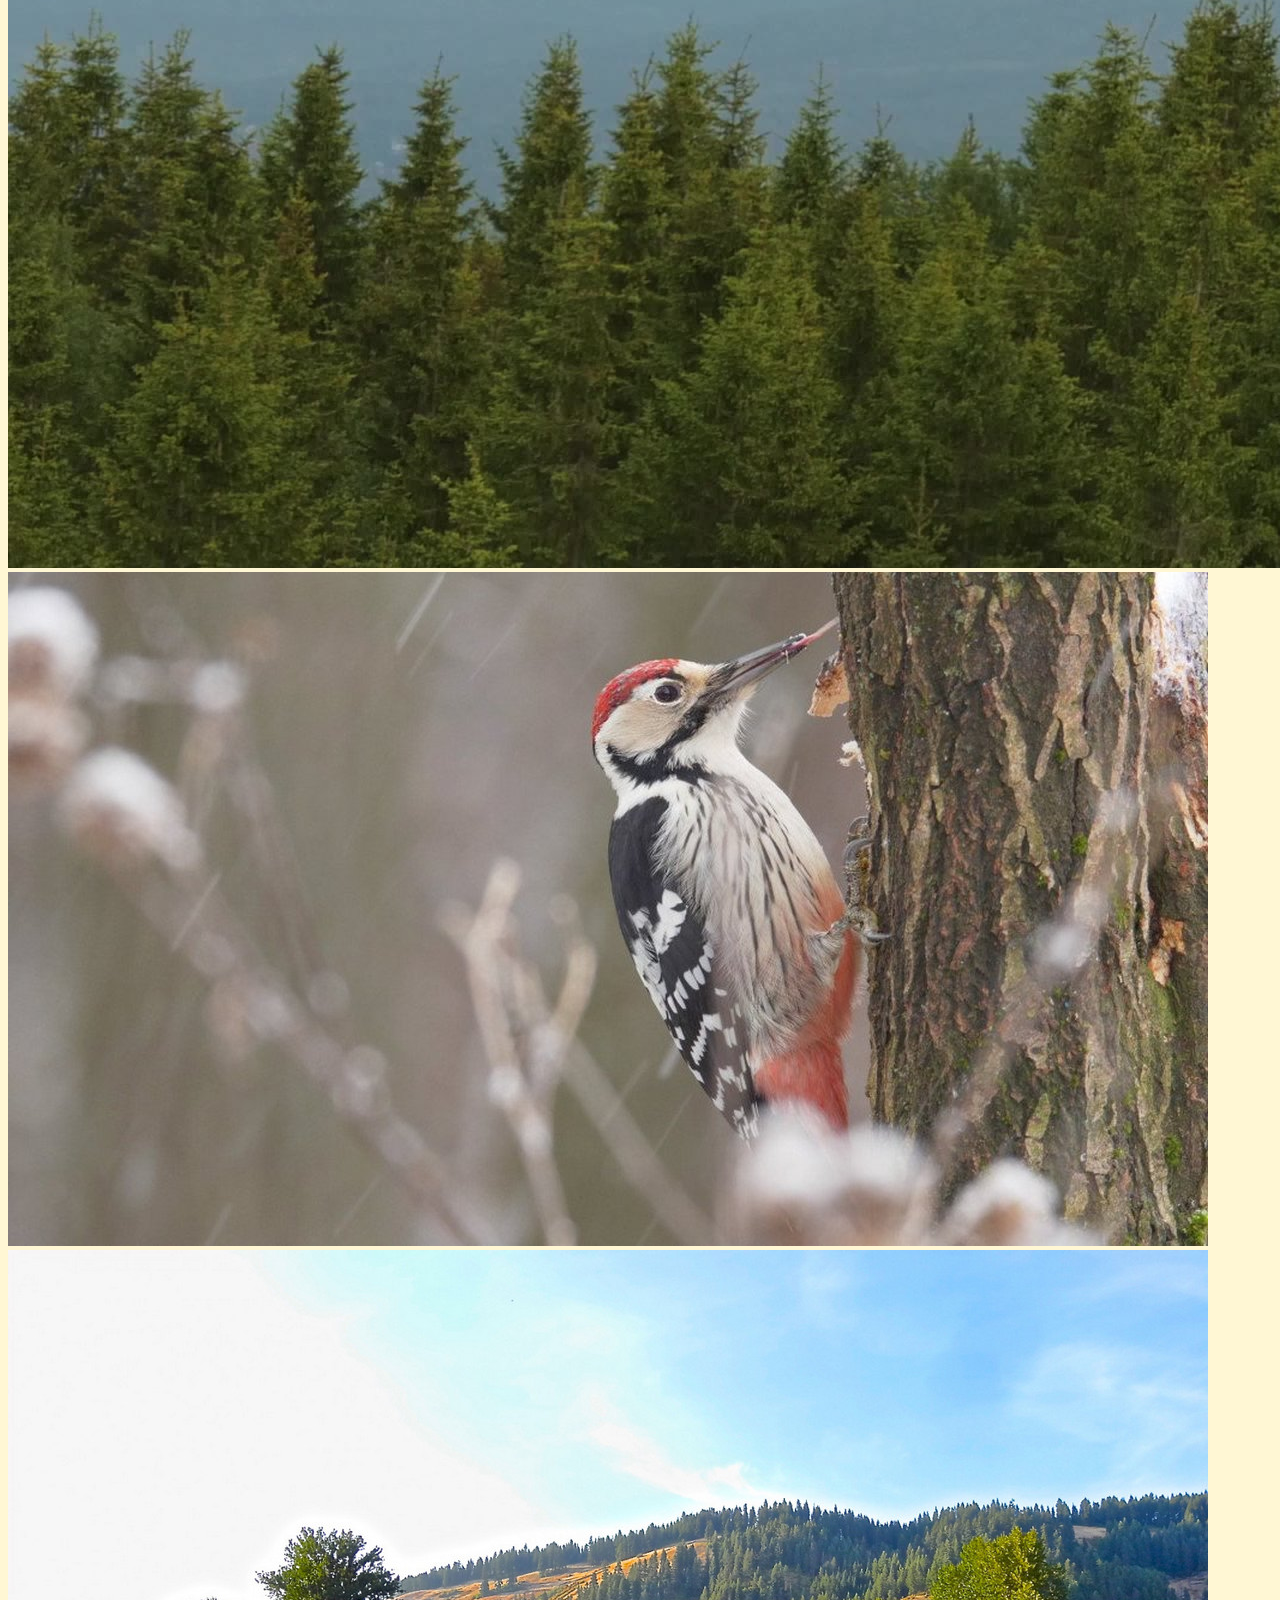
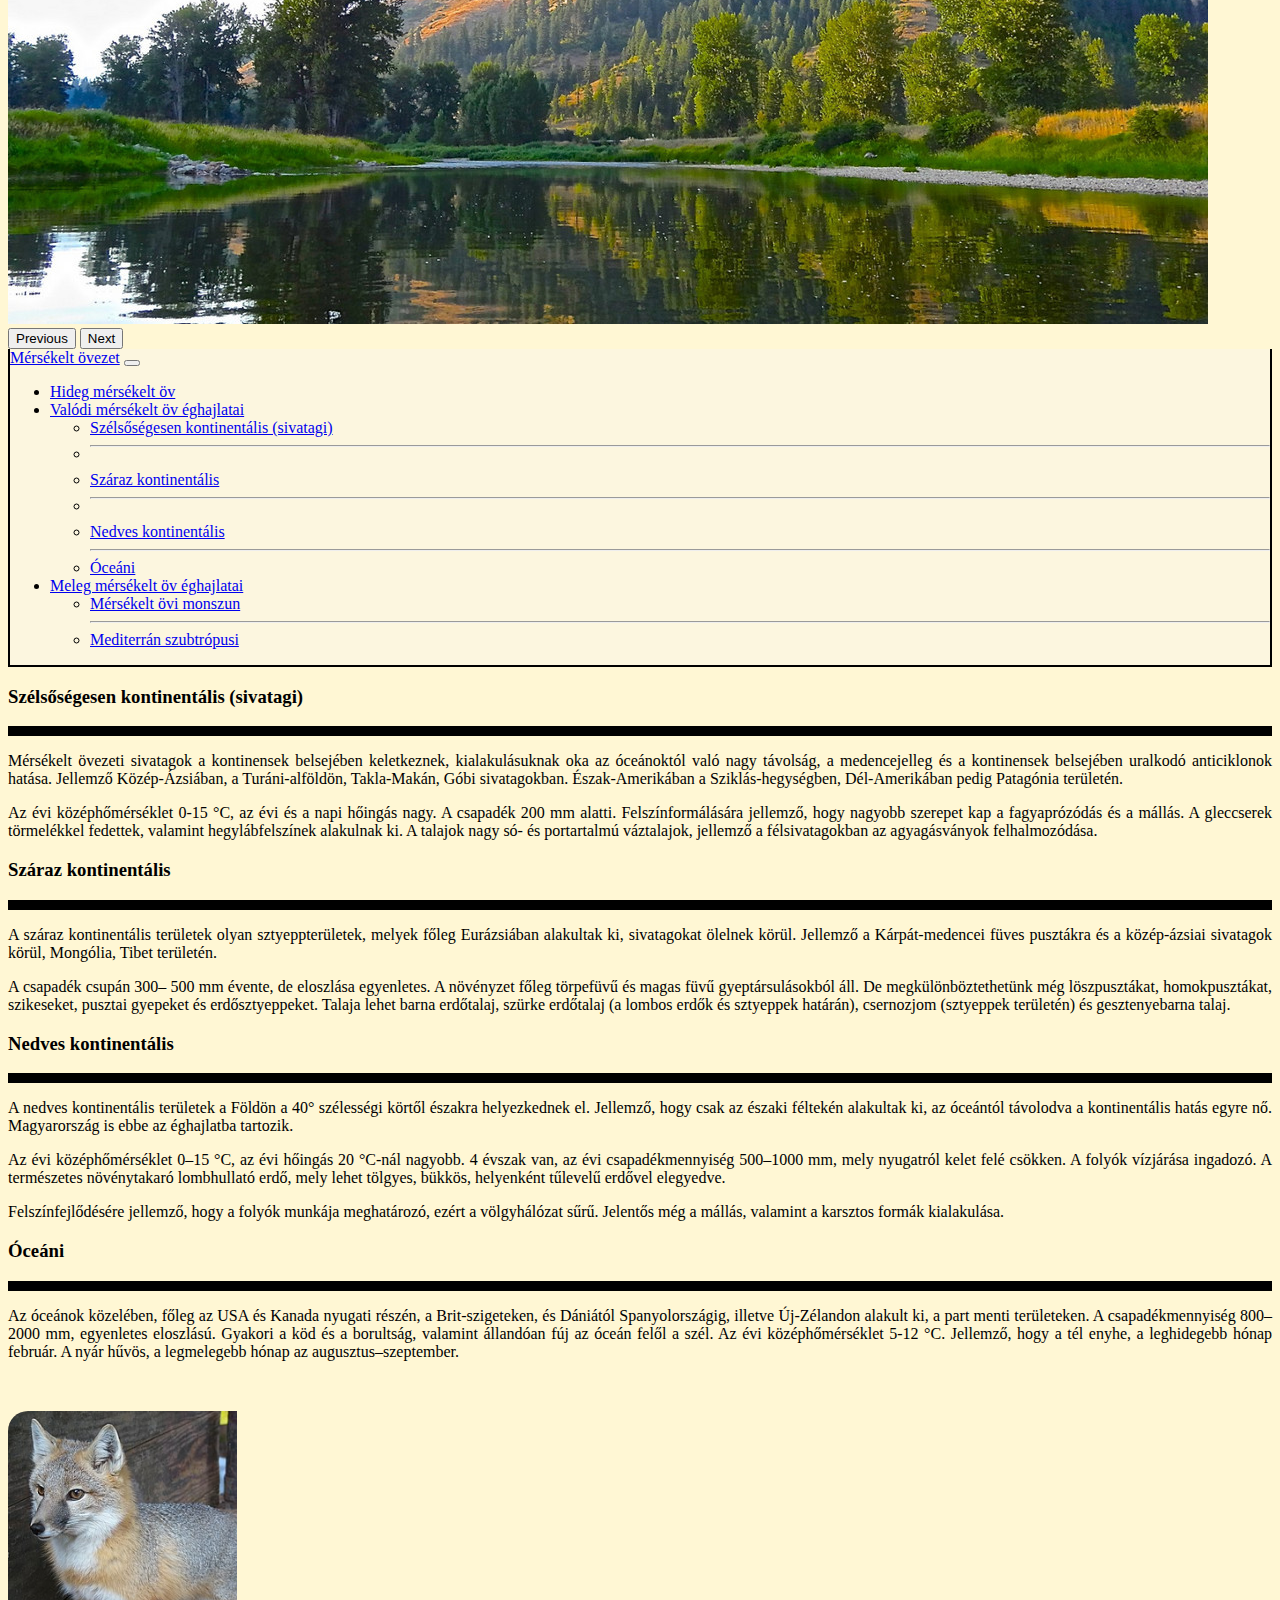
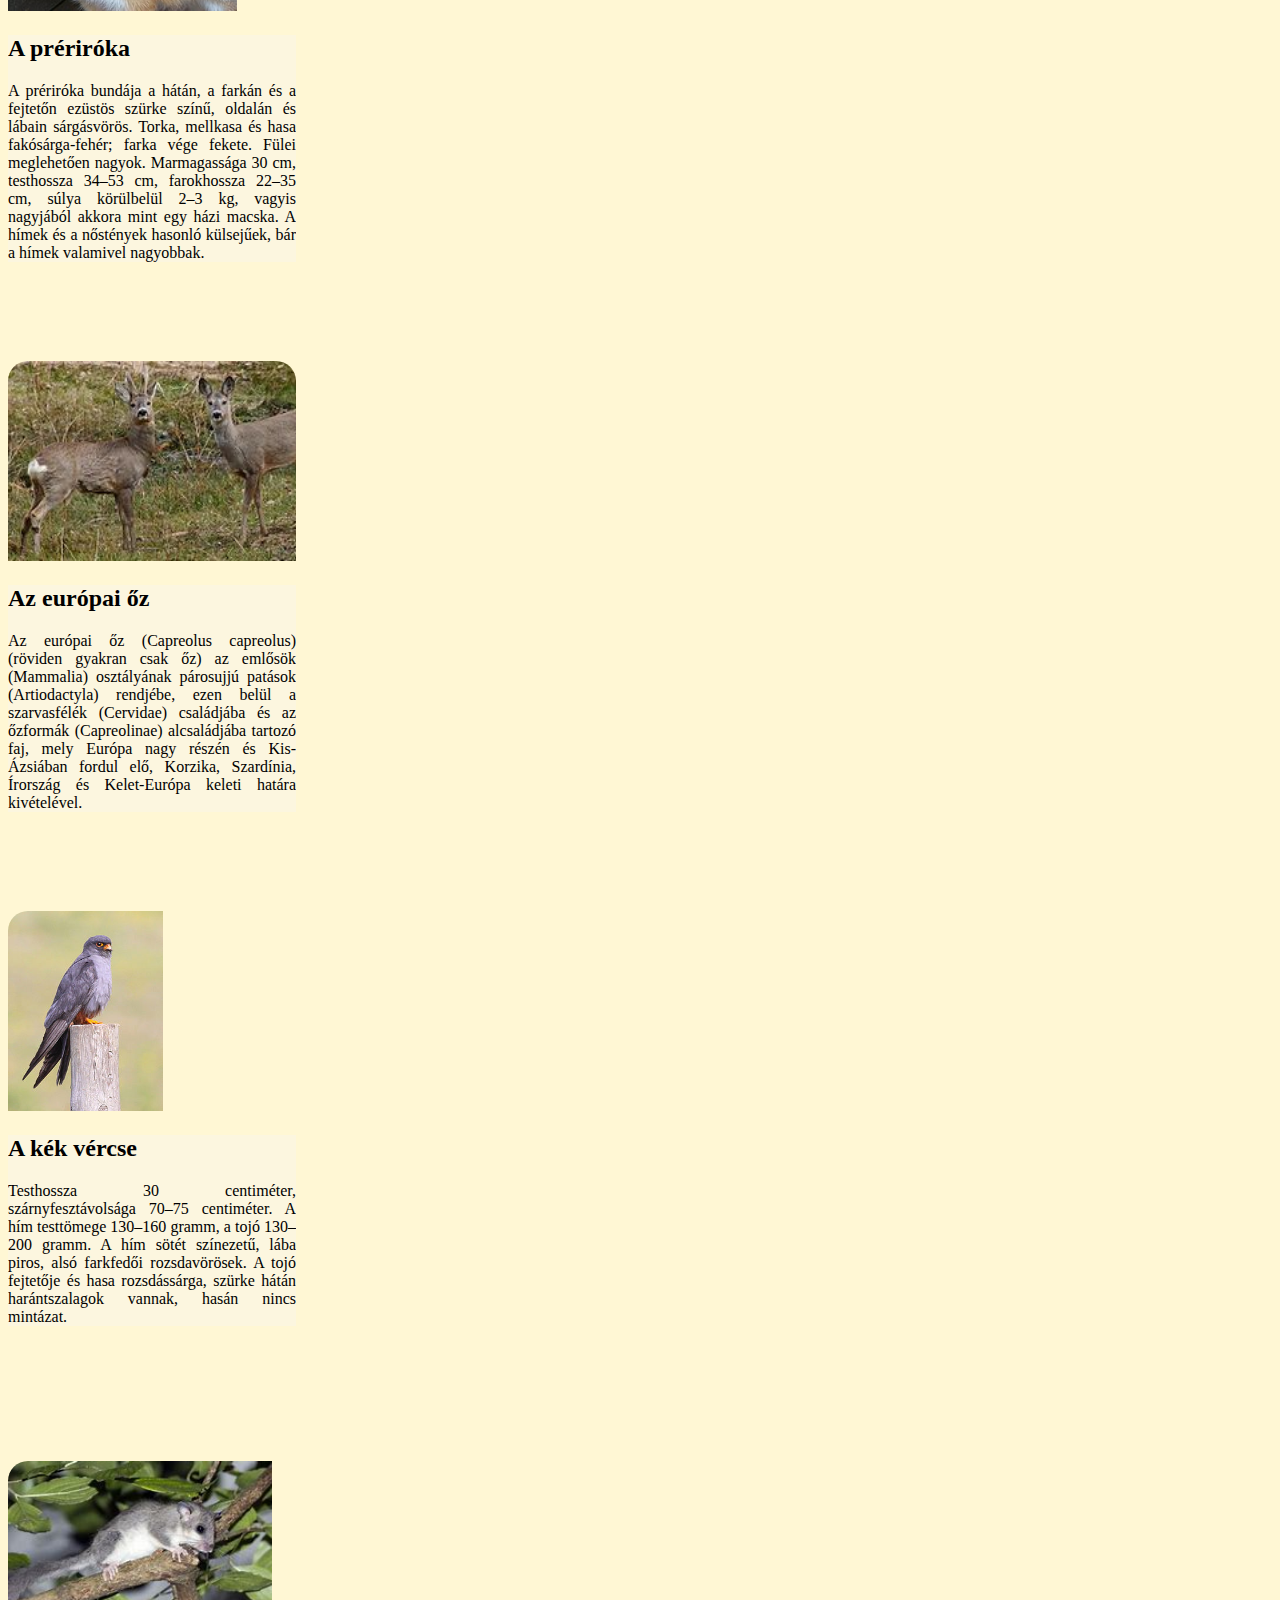
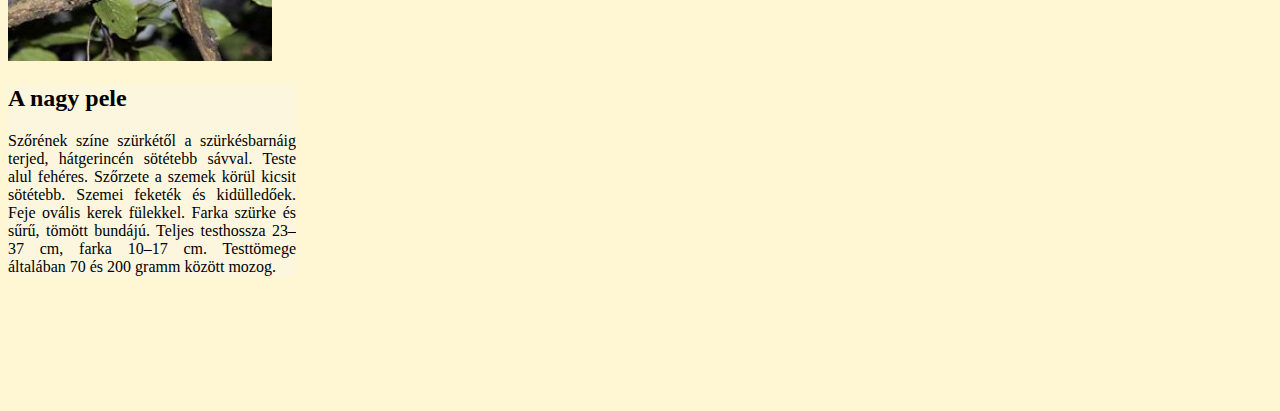
<file: valodimersekelt.html>
<!doctype html>
<html lang="en">

<head>
    <meta charset="utf-8">
    <meta name="viewport" content="width=device-width, initial-scale=1">
    <title>Mérsékelt övezet</title>
    <link rel="stylesheet" href="forróövezet.css">
    <link href="https://cdn.jsdelivr.net/npm/bootstrap@5.3.0-alpha3/dist/css/bootstrap.min.css" rel="stylesheet"
        integrity="sha384-KK94CHFLLe+nY2dmCWGMq91rCGa5gtU4mk92HdvYe+M/SXH301p5ILy+dN9+nJOZ" crossorigin="anonymous">
    <link rel="shortcut icon"
        href="https://2.bp.blogspot.com/-T5mQexFQ2_Y/WQByf-5-vxI/AAAAAAAAAuM/io1GWSYngsQC4F3G362wYC1CrR2SEIfPwCLcB/s1600/foldgomb01.png"
        type="image/x-icon">
</head>

<body>
    <div class="container">
        <!-- carusel -->
        <div id="carouselExample" class="carousel slide">
            <div class="carousel-inner">
                <div class="carousel-item active">
                    <img src="images/preview1.jpg" class="elsokepek d-block w-100 img-fluid"
                        alt="Forró övezet első kép">
                </div>
                <div class="carousel-item">
                    <img src="images/adobestock_384085314-11d492f4-642601.jpeg"
                        class="elsokepek d-block w-100 img-fluid" alt="...">
                </div>
                <div class="carousel-item">
                    <img src="images/trees_mountains_nature_water_forest_river_landscape_fishing-853086.jpg"
                        class="elsokepek d-block w-100 img-fluid" alt="...">
                </div>
            </div>
            <button class="carousel-control-prev" type="button" data-bs-target="#carouselExample" data-bs-slide="prev">
                <span class="carousel-control-prev-icon" aria-hidden="true"></span>
                <span class="visually-hidden">Previous</span>
            </button>
            <button class="carousel-control-next" type="button" data-bs-target="#carouselExample" data-bs-slide="next">
                <span class="carousel-control-next-icon" aria-hidden="true"></span>
                <span class="visually-hidden">Next</span>
            </button>
        </div>
        <!-- nav -->
        <nav class="navbar navbar-expand-lg">
            <div class="container-fluid">
                <a class="navbar-brand" href="mersekelt.html">Mérsékelt övezet</a>
                <button class="navbar-toggler" type="button" data-bs-toggle="collapse"
                    data-bs-target="#navbarSupportedContent" aria-controls="navbarSupportedContent"
                    aria-expanded="false" aria-label="Toggle navigation">
                    <span class="navbar-toggler-icon"></span>
                </button>
                <div class="collapse navbar-collapse" id="navbarSupportedContent">
                    <ul class="navbar-nav me-auto mb-2 mb-lg-0">
                        <li class="nav-item">
                            <a class="nav-link" href="hidegmersekelt.html#hidegmersekelt">Hideg mérsékelt öv</a>
                        </li>
                        <li class="nav-item dropdown">
                            <a class="nav-link dropdown-toggle" href="valodimersekelt.html" role="button"
                                data-bs-toggle="dropdown" aria-expanded="false">
                                Valódi mérsékelt öv éghajlatai
                            </a>
                            <ul class="dropdown-menu">
                                <li><a class="dropdown-item" href="valodimersekelt.html#szelsoseges">Szélsőségesen
                                        kontinentális (sivatagi)</a></li>
                                <li>
                                    <hr class="dropdown-divider">
                                </li>
                                <li><a class="dropdown-item" href="valodimersekelt.html#szaraz">Száraz kontinentális</a>
                                </li>
                                <li>
                                    <hr class="dropdown-divider">
                                </li>
                                <li><a class="dropdown-item" href="valodimersekelt.html#nedves">Nedves kontinentális</a>
                                </li>
                                <hr class="dropdown-divider">
                                <li><a class="dropdown-item" href="valodimersekelt.html#oceani">Óceáni</a></li>
                            </ul>
                        </li>
                        <li class="nav-item dropdown">
                            <a class="nav-link dropdown-toggle" href="#" role="button" data-bs-toggle="dropdown"
                                aria-expanded="false">
                                Meleg mérsékelt öv éghajlatai
                            </a>
                            <ul class="dropdown-menu">
                                <li><a class="dropdown-item" href="melegmersekelt.html#mersekeltmonszun">Mérsékelt övi
                                        monszun</a></li>
                                <hr class="dropdown-divider">
                                <li><a class="dropdown-item" href="melegmersekelt.html#szubtropusi">Mediterrán
                                        szubtrópusi</a></li>
                            </ul>
                        </li>

                    </ul>

                </div>
            </div>
        </nav>
        <div id="szelsoseges">
            <h3>Szélsőségesen kontinentális (sivatagi)</h3>
            <hr class="vonal">
            <p>
                Mérsékelt övezeti sivatagok a kontinensek belsejében keletkeznek, kialakulásuknak oka az óceánoktól való
                nagy távolság, a medencejelleg és a kontinensek belsejében uralkodó anticiklonok hatása. Jellemző
                Közép-Ázsiában, a Turáni-alföldön, Takla-Makán, Góbi sivatagokban. Észak-Amerikában a
                Sziklás-hegységben,
                Dél-Amerikában pedig Patagónia területén.
            </p>

            <p>
                Az évi középhőmérséklet 0-15 °C, az évi és a napi hőingás nagy. A csapadék 200 mm alatti.
                Felszínformálására
                jellemző, hogy nagyobb szerepet kap a fagyaprózódás és a mállás. A gleccserek törmelékkel fedettek,
                valamint
                hegylábfelszínek alakulnak ki. A talajok nagy só- és portartalmú váztalajok, jellemző a félsivatagokban
                az
                agyagásványok felhalmozódása.
            </p>
            <div>
                <!-- cardok -->

            </div>
        </div>

        <div id="szaraz">
            <h3>Száraz kontinentális</h3>
            <hr class="vonal">
            <p>
                A száraz kontinentális területek olyan sztyeppterületek, melyek főleg Eurázsiában alakultak ki,
                sivatagokat
                ölelnek körül. Jellemző a Kárpát-medencei füves pusztákra és a közép-ázsiai sivatagok körül, Mongólia,
                Tibet
                területén.
            </p>

            <p>
                A csapadék csupán 300– 500 mm évente, de eloszlása egyenletes. A növényzet főleg törpefüvű és magas füvű
                gyeptársulásokból áll. De megkülönböztethetünk még löszpusztákat, homokpusztákat, szikeseket, pusztai
                gyepeket és erdősztyeppeket. Talaja lehet barna erdőtalaj, szürke erdőtalaj (a lombos erdők és sztyeppek
                határán), csernozjom (sztyeppek területén) és gesztenyebarna talaj.
            </p>
            <div>
                <!-- cardok -->

            </div>
        </div>

        <div id="nedves">
            <h3>Nedves kontinentális</h3>
            <hr class="vonal">
            <p>
                A nedves kontinentális területek a Földön a 40° szélességi körtől északra helyezkednek el. Jellemző,
                hogy
                csak az északi féltekén alakultak ki, az óceántól távolodva a kontinentális hatás egyre nő. Magyarország
                is
                ebbe az éghajlatba tartozik.
            </p>

            <p>
                Az évi középhőmérséklet 0–15 °C, az évi hőingás 20 °C-nál nagyobb. 4 évszak van, az évi
                csapadékmennyiség
                500–1000 mm, mely nyugatról kelet felé csökken. A folyók vízjárása ingadozó. A természetes növénytakaró
                lombhullató erdő, mely lehet tölgyes, bükkös, helyenként tűlevelű erdővel elegyedve.
            </p>

            <p>
                Felszínfejlődésére jellemző, hogy a folyók munkája meghatározó, ezért a völgyhálózat sűrű. Jelentős még
                a
                mállás, valamint a karsztos formák kialakulása.
            </p>
            <div>
                <!-- cardok -->

            </div>
        </div>

        <div id="oceani">
            <h3>Óceáni</h3>
            <hr class="vonal">
            <p>
                Az óceánok közelében, főleg az USA és Kanada nyugati részén, a Brit-szigeteken, és Dániától
                Spanyolországig,
                illetve Új-Zélandon alakult ki, a part menti területeken. A csapadékmennyiség 800–2000 mm, egyenletes
                eloszlású. Gyakori a köd és a borultság, valamint állandóan fúj az óceán felől a szél. Az évi
                középhőmérséklet 5-12 °C. Jellemző, hogy a tél enyhe, a leghidegebb hónap február. A nyár hűvös, a
                legmelegebb hónap az augusztus–szeptember.
            </p>
            <div>
                <div class="row">
                    <div class="col-lg-6 col-xl-3 col-xxl-3 col-md-6 col-sm-12">
                        <div class="card" style="width: 18rem;">
                            <img src="images/preriroka.jpg" class="cardkepek card-img-top" alt="práriróka">
                            <div class="card-body">
                                <h2>A prériróka</h2>
                                <p class="card-text">A prériróka bundája a hátán, a farkán és a fejtetőn ezüstös szürke
                                    színű, oldalán és lábain sárgásvörös. Torka, mellkasa és hasa fakósárga-fehér; farka
                                    vége fekete. Fülei meglehetően nagyok. Marmagassága 30 cm, testhossza 34–53 cm,
                                    farokhossza 22–35 cm, súlya körülbelül 2–3 kg, vagyis nagyjából akkora mint egy házi
                                    macska. A hímek és a nőstények hasonló külsejűek, bár a hímek valamivel nagyobbak.
                                </p>
                            </div>
                        </div>
                    </div>
                    <div class="col-lg-6 col-xl-3 col-xxl-3 col-md-6 col-sm-12">
                        <div class="card" style="width: 18rem;">
                            <img src="images/oz.jpg" class="cardkepek card-img-top" alt="őz">
                            <div class="card-body">
                                <h2>Az európai őz</h2>
                                <p class="card-text">Az európai őz (Capreolus capreolus) (röviden gyakran csak őz) az emlősök (Mammalia) osztályának párosujjú patások (Artiodactyla) rendjébe, ezen belül a szarvasfélék (Cervidae) családjába és az őzformák (Capreolinae) alcsaládjába tartozó faj, mely Európa nagy részén és Kis-Ázsiában fordul elő, Korzika, Szardínia, Írország és Kelet-Európa keleti határa kivételével.

                                </p>
                            </div>
                        </div>
                    </div>
                    <div class="col-lg-6 col-xl-3 col-xxl-3 col-md-6 col-sm-12">
                        <div class="card" style="width: 18rem;">
                            <img src="images/kekvercse.jpg" class="cardkepek card-img-top" alt="kékvércse">
                            <div class="card-body">
                                <h2>A kék vércse</h2>
                                <p class="card-text">Testhossza 30 centiméter, szárnyfesztávolsága 70–75 centiméter. A hím testtömege 130–160 gramm, a tojó 130–200 gramm. A hím sötét színezetű, lába piros, alsó farkfedői rozsdavörösek. A tojó fejtetője és hasa rozsdássárga, szürke hátán harántszalagok vannak, hasán nincs mintázat.</p>
                            </div>
                        </div>
                    </div>
                    <div class="col-lg-6 col-xl-3 col-xxl-3 col-md-6 col-sm-12">
                        <div class="card" style="width: 18rem;">
                            <img src="images/pele.jpg" class="cardkepek card-img-top" alt="nagy pele">
                            <div class="card-body">
                                <h2>A nagy pele</h2>
                                <p class="card-text">Szőrének színe szürkétől a szürkésbarnáig terjed, hátgerincén sötétebb sávval. Teste alul fehéres. Szőrzete a szemek körül kicsit sötétebb. Szemei feketék és kidülledőek. Feje ovális kerek fülekkel. Farka szürke és sűrű, tömött bundájú.

                                    Teljes testhossza 23–37 cm, farka 10–17 cm. Testtömege általában 70 és 200 gramm között mozog.</p>
                            </div>
                        </div>
                    </div>
                </div>

            </div>
        </div>
        <button onclick="topFunction()" id="myBtn"><svg xmlns="http://www.w3.org/2000/svg" width="16" height="16"
                fill="currentColor" class="bi bi-arrow-up" viewBox="0 0 16 16">
                <path fill-rule="evenodd"
                    d="M8 15a.5.5 0 0 0 .5-.5V2.707l3.146 3.147a.5.5 0 0 0 .708-.708l-4-4a.5.5 0 0 0-.708 0l-4 4a.5.5 0 1 0 .708.708L7.5 2.707V14.5a.5.5 0 0 0 .5.5z" />
            </svg></button>
        <!-- container -->

        <script src="forróöv.js"></script>
        <script src="https://cdn.jsdelivr.net/npm/bootstrap@5.3.0-alpha3/dist/js/bootstrap.bundle.min.js"
            integrity="sha384-ENjdO4Dr2bkBIFxQpeoTz1HIcje39Wm4jDKdf19U8gI4ddQ3GYNS7NTKfAdVQSZe"
            crossorigin="anonymous"></script>
</body>

</html>
</file>
<file: forróövezet.css>
body {
  background-color:rgb(255, 247, 212) !important;
}
p {
    text-align: justify;
    font-size: 16px;
}
.masodikkep {
    width: 50%;
}
.amazonas {
    padding: 50px 0;
}
.cardkepek {
    height: 200px;
}
.card {
    height: 500px !important;
    margin: 50px 0;
    border-top-left-radius: 20px !important;
    border-bottom-left-radius: 20px !important;
    border-bottom-right-radius: 20px !important;
    border-top-right-radius: 20px !important;
    overflow: hidden;
}
.card:hover {
  width: 150%;
  transition: ease-in-out 0.2s;
  scale: 110%;
}
.vonal {
  border: 5px solid black !important;
}
.card-body {
  background-color: rgb(252, 246, 223);

}
#myBtn {
    display: none; 
    position: fixed; 
    bottom: 20px; 
    right: 30px; 
    z-index: 99; 
    border: none; 
    outline: none; 
    background-color: darkgreen; 
    color: white; 
    cursor: pointer; 
    padding: 15px; 
    border-radius: 10px; 
    font-size: 18px; 
  }
  
  #myBtn:hover {
    background-color: #49b29b;
  }
  .elsocard {
    height: 40rem;
  }
  table {
    border: 3px solid black !important;
    width: 50% !important;
  }
  table td {
    border-left: 1px solid black;
    border-right: 1px solid black;
    border-top: 2px solid black;
  }
  table th {
    border-left: 1px solid black;
    border-right: 1px solid black;
  }
  .carouselkepek {
    text-align: center;
  }
.navbar {
  background-color: rgb(252, 246, 223);
  margin-bottom: 10px;
  border-bottom: 2px solid black;
  border-left: 2px solid black;
  border-right: 2px solid black;
}
.dropdown-menu {
  background-color: rgb(252, 246, 223) !important;
}

.dropdown-menu a:active {
  background-color: khaki;
  color: black;
}
.dropdown-menu a:hover {
  background-color: khaki;
}
.active {
  color: rgb(197, 175, 76) !important;
}
.navbar a:hover {
  transition: ease-in-out 0.2s;
  scale: 110%;
}
</file>
<file: főoldaléshidegövezet.css>
.gomb {
    background-color: darkgreen;
    padding: 15px;
    
    
}

.bg {
    background-color: darkgreen;
}

.nagykep {
    padding: 75px;
    
}

.nagykep1 {
    padding-left: 100px;
    padding-right: 100px;
    padding-top: 50px;
    padding-bottom: 50px;
}

.nagykep2 {
    padding-top: 50px;
    padding-bottom: 50px;
    padding-left: 10px;
    padding-right: 10px;
}

.zold {
    background-color:green ;
    
}


.fold {
    border: 5px solid darkblue;
}


.hatter {
    background-image: url(images/jegeshatter2.png);
    background-repeat: repeat;
    

    
    
    
}

.aurora  {
    padding: 100px;
}
</file>
